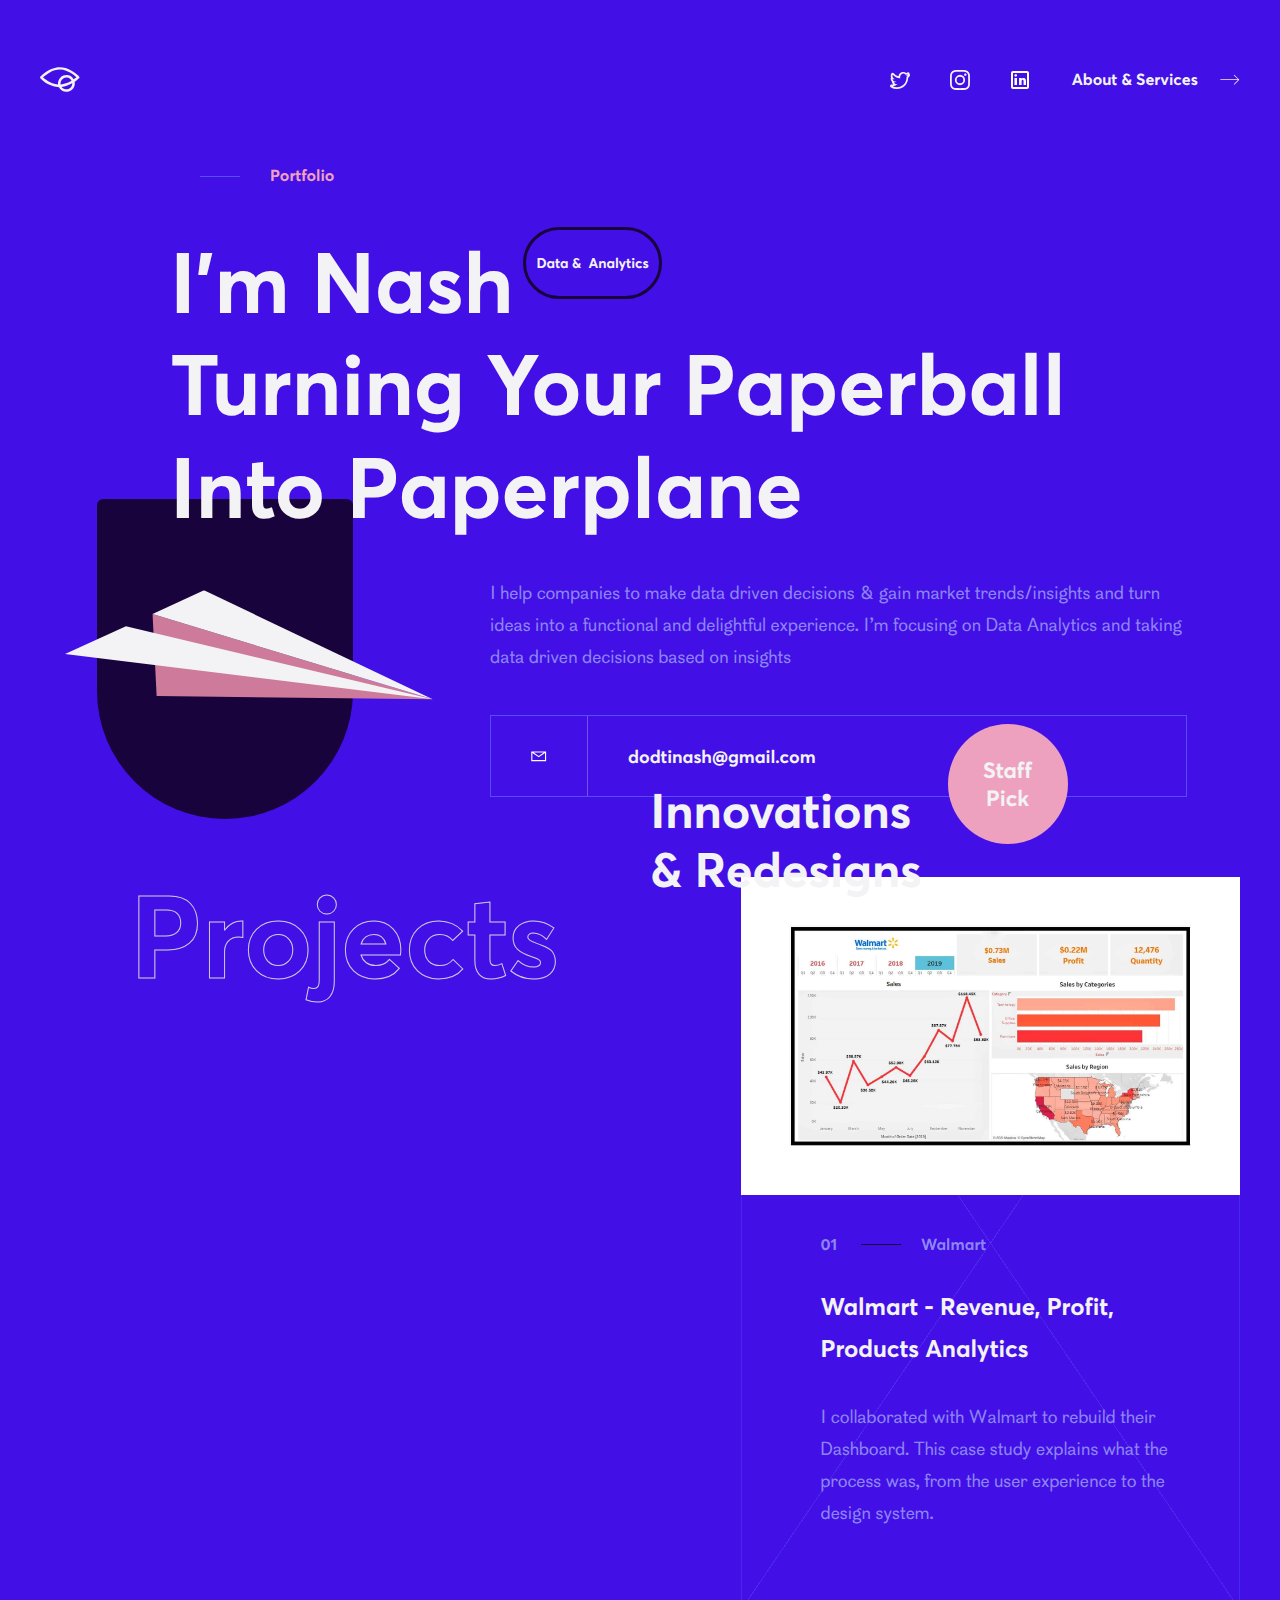
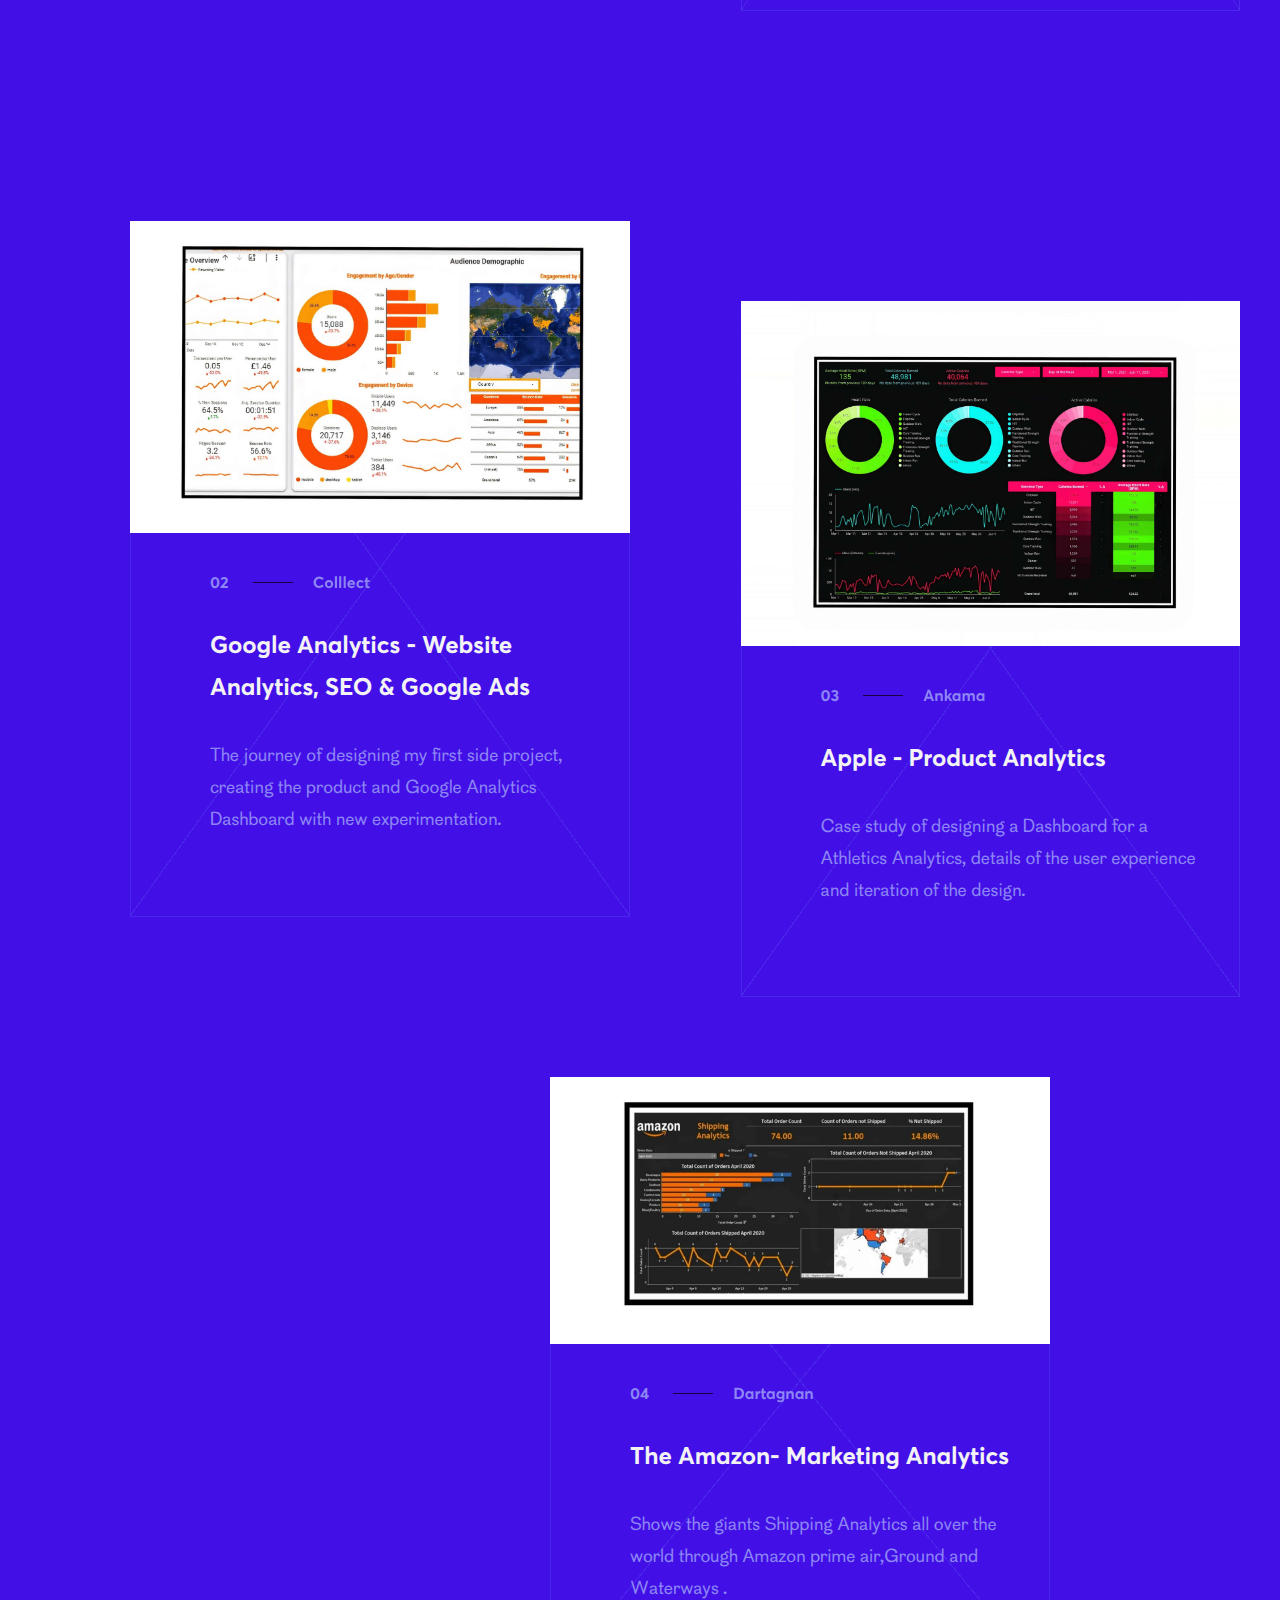
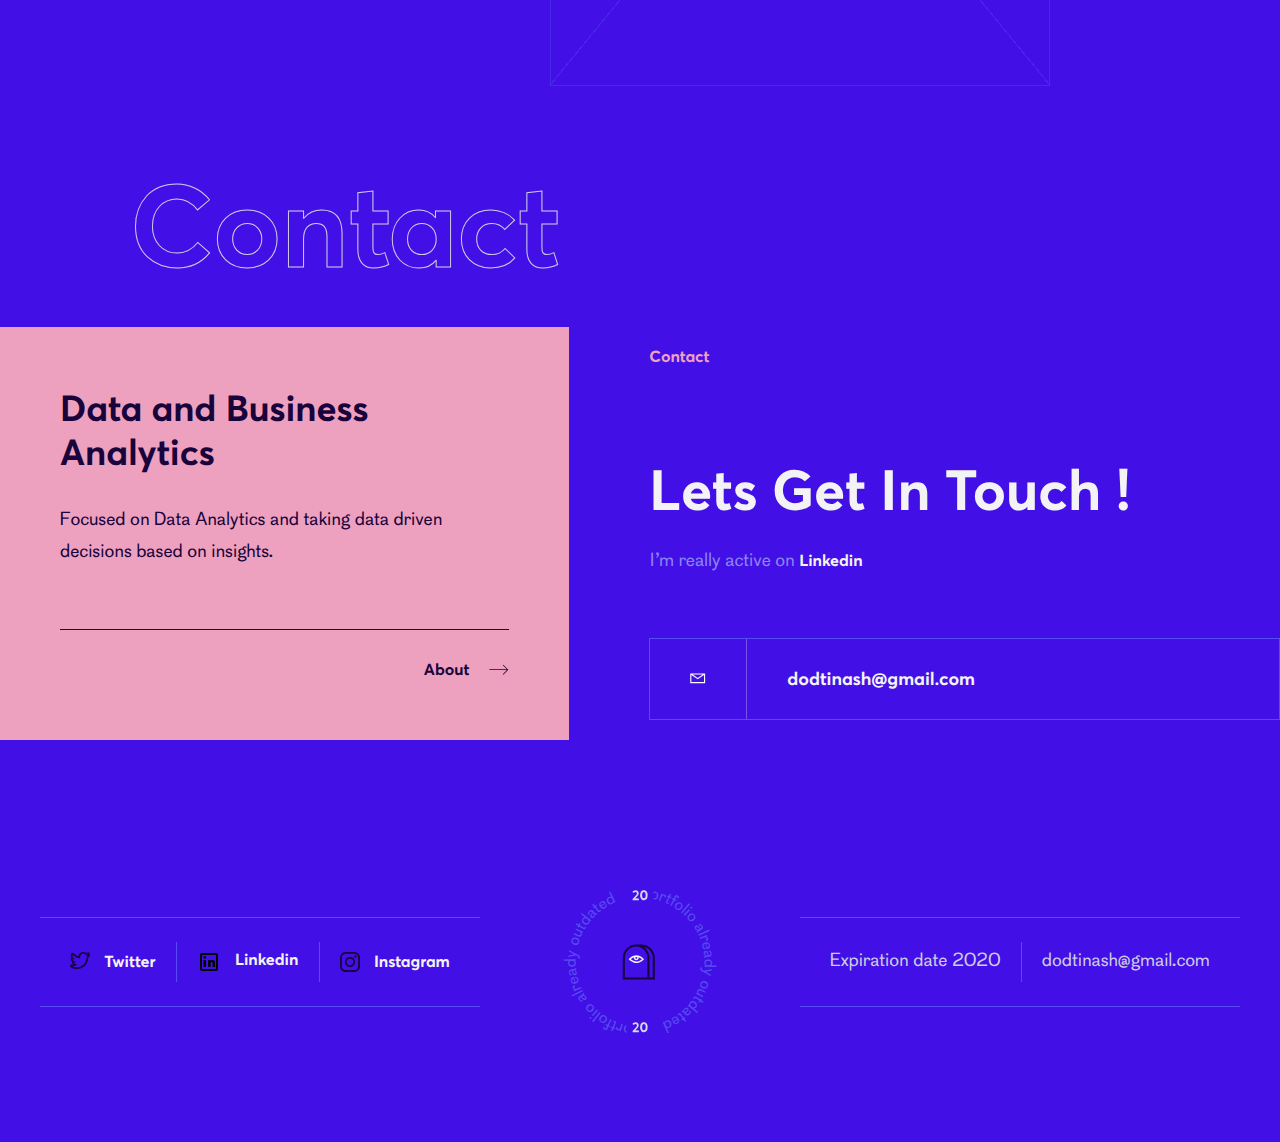
<file: index.html>
<!DOCTYPE html><html lang="en"><meta http-equiv="content-type" content="text/html;charset=utf-8" /><head><meta charset="UTF-8"><link rel="stylesheet" href="css/normalize-min.css"><link rel="stylesheet" href="css/home/styles.css"><link rel="canonical" href="https://nash.vercel.app"><link rel="shortcut icon" href="/favicon.ico"><link rel="apple-touch-icon" href="/apple-touch-icon.png"><title>Nash Dodti | Data & Analytics</title><meta name="viewport" content="width=device-width,initial-scale=1"><meta name="description" content="  I help companies to make data-driven decisions & gain market trends and insights "><meta name="title" content="Nash Dodti | Data & Business Analytics "><meta property="og:type" content="website"><meta property="og:url" content="index.html"><meta property="og:title" content="Nash Dodti | Data and Business Analytics"><meta property="og:description" content="  I help companies to make data-driven decisions & gain market trends and insights "><meta property="og:image" content="https://nash.vercel.app/og.png"><meta property="twitter:card" content="summary_large_image"><meta property="twitter:url" content="index.html"><meta property="twitter:title" content="Nash Dodti | Data and Business Analytics"><meta property="twitter:description" content="I help companies to make data driven decisions & gain market trends and turn ideas into a results. I’m focusing on Data & Business Analytics"><meta property="twitter:image" content="https://nash.vercel.app/og.png">
  
  <!-- Google -->
<script async src="https://www.googletagmanager.com/gtag/js?id=G-BS8Q7FGGR8"></script>
<script>
  window.dataLayer = window.dataLayer || [];
  function gtag(){dataLayer.push(arguments);}
  gtag('js', new Date());
  gtag('config', 'G-BS8Q7FGGR8');   
</script>

<!-- Clarity -->
 <script type="text/javascript">
    (function(c,l,a,r,i,t,y){
        c[a]=c[a]||function(){(c[a].q=c[a].q||[]).push(arguments)};
        t=l.createElement(r);t.async=1;t.src="https://www.clarity.ms/tag/"+i;
        y=l.getElementsByTagName(r)[0];y.parentNode.insertBefore(t,y);
    })(window, document, "clarity", "script", "dkqqodefxr");
  </script>

<!-- Lucky orange -->
<script async defer src="https://tools.luckyorange.com/core/lo.js?site-id=9064f369"></script>


<!-- heap.io -->
<script type="text/javascript">
  window.heap=window.heap||[],heap.load=function(e,t){window.heap.appid=e,window.heap.config=t=t||{};var r=document.createElement("script");r.type="text/javascript",r.async=!0,r.src="https://cdn.heapanalytics.com/js/heap-"+e+".js";var a=document.getElementsByTagName("script")[0];a.parentNode.insertBefore(r,a);for(var n=function(e){return function(){heap.push([e].concat(Array.prototype.slice.call(arguments,0)))}},p=["addEventProperties","addUserProperties","clearEventProperties","identify","resetIdentity","removeEventProperty","setEventProperties","track","unsetEventProperty"],o=0;o<p.length;o++)heap[p[o]]=n(p[o])};
  heap.load("1837996778");
</script>
  
<!-- Hotjar Tracking Code for https://nash.vercel.app/ -->
<script>
    (function(h,o,t,j,a,r){
        h.hj=h.hj||function(){(h.hj.q=h.hj.q||[]).push(arguments)};
        h._hjSettings={hjid:3155060,hjsv:6};
        a=o.getElementsByTagName('head')[0];
        r=o.createElement('script');r.async=1;
        r.src=t+h._hjSettings.hjid+j+h._hjSettings.hjsv;
        a.appendChild(r);
    })(window,document,'https://static.hotjar.com/c/hotjar-','.js?sv=');
</script>

  <!-- logrocket -->
<script src="https://cdn.lr-ingest.com/LogRocket.min.js" crossorigin="anonymous"></script>
<script>window.LogRocket && window.LogRocket.init('jy6ne0/nash');</script>
  
</head>
<body>
  <div class="content">
    <nav>
      <div class="logo">
        <a href="index.html">
          <svg version="1.1" baseProfile="tiny" id="Calque_1" xmlns="http://www.w3.org/2000/svg" xmlns:xlink="http://www.w3.org/1999/xlink" x="0px" y="0px" viewBox="0 0 64 40" overflow="visible" xml:space="preserve">
            <path fill-rule="evenodd" fill="#F3F2F4" d="M53.9,19.7c-0.9-1.5-2-2.9-3.4-4c-1.9-1.5-4.3-2.5-6.7-2.8c-2.2-0.3-4.4,0-6.4,0.8 c-2.2,0.9-4.2,2.3-5.7,4.2c-1.5,1.9-2.5,4.3-2.8,6.7c-0.1,1.2-0.1,2.3,0,3.5c-3.2-0.2-6.3-0.9-9.1-2c-4.9-1.8-9-4.5-11.8-6.8c-1.1-0.9-2.1-1.8-3.1-2.7c0.3-0.3,0.7-0.6,1.1-1c2.2-2,5.9-4.9,10.3-7.3c2.2-1.2,4.7-2.2,7.3-3c2.6-0.8,5.3-1.2,8.1-1.2 c3.8,0,7.4,0.8,10.8,2.1c2.5,1,4.9,2.2,7,3.5c3.2,1.9,6.1,4.2,8.8,6.8C56.8,17.7,55.4,18.7,53.9,19.7L53.9,19.7z M51.6,26.3c0,0.4,0,0.8-0.1,1.2c-0.3,2.9-2,5.4-4.5,6.9c-1.8,1.1-3.9,1.5-6,1.3c-2.5-0.3-4.8-1.6-6.4-3.7c2.8-0.4,5.5-1.1,8.1-1.9c3.2-1.1,6.2-2.6,8.8-4C51.6,26.1,51.6,26.2,51.6,26.3z M32.8,26.3c0-3.3,1.7-6.4,4.5-8.1c1.8-1.1,3.9-1.5,6-1.3c3.1,0.4,5.7,2.2,7.2,4.9c-2.7,1.6-5.8,3.2-9.2,4.3c-2.6,0.9-5.4,1.6-8.3,1.8C32.9,27.5,32.8,26.9,32.8,26.3L32.8,26.3z M62.6,15.3c0,0-0.9-1-2.5-2.4C57.9,10.8,54,7.6,49.1,5c-2.5-1.3-5.2-2.5-8.1-3.4c-2.9-0.9-6.1-1.4-9.4-1.4c-4.4,0-8.5,1-12.2,2.4c-2.8,1.1-5.4,2.4-7.6,3.8c-2.9,1.8-5.6,3.8-8.1,6c-1.9,1.7-3,2.9-3.1,2.9c-0.7,0.8-0.7,1.9,0,2.7c0,0,0.8,0.9,2.3,2.3c2.2,2,5.8,5,10.5,7.4c2.4,1.2,5,2.4,7.9,3.2c2.8,0.8,5.8,1.3,9,1.3c0.9,1.8,2.1,3.3,3.7,4.6c1.9,1.5,4.3,2.5,6.7,2.8c2.2,0.3,4.4,0,6.4-0.8c2.2-0.9,4.2-2.3,5.7-4.2c1.5-1.9,2.5-4.3,2.8-6.7c0.2-1.4,0.1-2.9-0.2-4.3c0.5-0.4,1-0.7,1.5-1c3.5-2.5,5.6-4.4,5.6-4.5C63.3,17.4,63.4,16.1,62.6,15.3z" />
          </svg>
        </a>
      </div>
      <div class="content-nav">
        <div class="social">
          <a href="https://www.twitter.com/nashdodti" target="_blank" rel="noreferrer">
            <svg width="20" height="17" xmlns="http://www.w3.org/2000/svg">
              <path d="M16.51 4.968c0 .142.02.305.02.448 0 1.14-.221 2.32-.642 3.46-.622 1.71-1.725 3.299-3.23 4.46-1.525 1.16-3.45 1.893-5.817 1.893a9.521 9.521 0 0 1-4.033-.896 7.148 7.148 0 0 0 4.053-1.588l.742-.59-.943-.02a3.142 3.142 0 0 1-2.768-1.752h.14c.361 0 .702-.04 1.023-.142l1.364-.367-1.404-.285A3.146 3.146 0 0 1 3.19 8.47a3.373 3.373 0 0 1-.702-1.567c.38.142.782.224 1.203.244l1.164.04-.963-.65a3.261 3.261 0 0 1-1.023-1.14 3.327 3.327 0 0 1-.381-1.548c0-.428.08-.814.22-1.18 1.786 2.015 4.313 3.318 7.162 3.46l.441.02-.1-.447a3.04 3.04 0 0 1-.08-.733c0-.896.36-1.71.942-2.28a3.14 3.14 0 0 1 4.574.061l.12.142.18-.04a7.37 7.37 0 0 0 1.606-.51c-.06.122-.1.245-.18.346-.061.082-.121.143-.181.204-.08.061-.181.143-.301.224l-1.344.814 1.544-.183c.181-.02.321-.04.442-.04.06 0 .12-.021.16-.021-.32.366-.682.692-1.063.977l-.14.102.02.204zM20 3.095c0-.265-.08-.53-.2-.754a1.24 1.24 0 0 0-.302-.346c.02-.102.04-.203.04-.326 0-.427-.18-.834-.521-1.12a1.41 1.41 0 0 0-1.605-.101 5.847 5.847 0 0 1-1.143.53A4.983 4.983 0 0 0 13.32 0c-1.284 0-2.447.509-3.33 1.323a5.018 5.018 0 0 0-1.525 2.85 8.566 8.566 0 0 1-4.734-2.992A1.402 1.402 0 0 0 2.648.65h-.1c-.462.041-.883.306-1.104.713-.481.753-.702 1.629-.702 2.504 0 .57.1 1.12.281 1.65-.18.223-.28.529-.3.834v.082c0 1.262.46 2.443 1.263 3.338-.04.082-.04.163-.04.245 0 .142.02.285.06.427.26.794.682 1.507 1.264 2.057a5.412 5.412 0 0 1-1.003.081c-.22 0-.462-.02-.682-.04h-.16c-.582 0-1.104.366-1.325.915l-.1-.02.08.061c-.06.143-.08.306-.08.468 0 .469.24.937.642 1.202A11.256 11.256 0 0 0 6.8 17c1.765 0 3.37-.366 4.774-.998 2.106-.956 3.771-2.524 4.895-4.377a12.039 12.039 0 0 0 1.745-5.985 8.06 8.06 0 0 0 1.484-1.71c.2-.245.301-.53.301-.835z" fill="#F3F2F4" fill-rule="evenodd" />
            </svg>
          </a>
          <a href="https://www.instagram.com/nashdodti" target="_blank" rel="noreferrer">
            <svg width="20" height="20" xmlns="http://www.w3.org/2000/svg">
              <path d="M9.98 0C7.275 0 6.934.02 5.872.06 4.81.1 4.088.28 3.447.521a4.745 4.745 0 0 0-1.763 1.162A5.39 5.39 0 0 0 .52 3.447c-.26.641-.42 1.363-.46 2.425C.02 6.934 0 7.275 0 10s.02 3.046.06 4.128c.04 1.062.22 1.784.461 2.425.26.661.601 1.223 1.163 1.764.56.56 1.122.901 1.763 1.162.641.24 1.363.42 2.425.46C6.934 19.98 7.275 20 10 20s3.046-.02 4.128-.06c1.062-.04 1.784-.22 2.425-.461a4.747 4.747 0 0 0 1.764-1.162 5.087 5.087 0 0 0 1.162-1.764c.24-.641.42-1.363.46-2.425C19.98 13.066 20 12.725 20 10s-.02-3.046-.06-4.128c-.04-1.062-.22-1.784-.461-2.425a4.745 4.745 0 0 0-1.162-1.764A5.09 5.09 0 0 0 16.553.521c-.661-.24-1.383-.42-2.445-.46C13.046.02 12.706 0 9.98 0m0 1.804c2.665 0 2.986 0 4.048.06.982.04 1.503.2 1.864.34.46.18.801.401 1.142.742.34.34.561.681.742 1.142.14.36.3.882.34 1.864.06 1.062.06 1.383.06 4.048s0 2.986-.06 4.028c-.04.982-.2 1.503-.34 1.864-.18.46-.401.801-.742 1.142-.34.34-.681.561-1.142.742-.36.14-.882.3-1.864.34-1.062.04-1.363.06-4.048.06-2.665 0-2.986-.02-4.048-.06-.982-.04-1.503-.2-1.864-.34a3.13 3.13 0 0 1-1.142-.742 3.129 3.129 0 0 1-.741-1.142c-.14-.36-.301-.882-.341-1.864-.04-1.062-.06-1.363-.06-4.048 0-2.665.02-2.986.06-4.048.04-.982.2-1.503.34-1.864.18-.46.401-.801.742-1.142a3.13 3.13 0 0 1 1.142-.742c.36-.14.882-.3 1.864-.34 1.062-.04 1.383-.04 4.048-.04m0 3.066A5.14 5.14 0 0 0 4.85 10a5.14 5.14 0 0 0 5.13 5.13A5.14 5.14 0 0 0 15.11 10a5.115 5.115 0 0 0-5.13-5.13m0 8.457A3.318 3.318 0 0 1 6.653 10 3.318 3.318 0 0 1 9.98 6.673 3.319 3.319 0 0 1 13.307 10a3.319 3.319 0 0 1-3.327 3.327m6.533-8.658c0 .662-.541 1.203-1.202 1.203a1.206 1.206 0 0 1-1.203-1.203c0-.661.541-1.202 1.203-1.202.681 0 1.202.521 1.202 1.202" fill="#F3F2F4" fill-rule="evenodd" />
            </svg>
          </a>
          <a href="https://www.Linkedin.com/in/nashdodti" target="_blank" rel="noreferrer">
            <svg xmlns="http://www.w3.org/2000/svg" x="0px" y="0px" width="24" height="24" viewBox="0 0 24 24" style="fill:#fff">
              <path d="M 5 3 C 3.895 3 3 3.895 3 5 L 3 19 C 3 20.105 3.895 21 5 21 L 19 21 C 20.105 21 21 20.105 21 19 L 21 5 C 21 3.895 20.105 3 19 3 L 5 3 z M 5 5 L 19 5 L 19 19 L 5 19 L 5 5 z M 7.7792969 6.3164062 C 6.9222969 6.3164062 6.4082031 6.8315781 6.4082031 7.5175781 C 6.4082031 8.2035781 6.9223594 8.7167969 7.6933594 8.7167969 C 8.5503594 8.7167969 9.0644531 8.2035781 9.0644531 7.5175781 C 9.0644531 6.8315781 8.5502969 6.3164062 7.7792969 6.3164062 z M 6.4765625 10 L 6.4765625 17 L 9 17 L 9 10 L 6.4765625 10 z M 11.082031 10 L 11.082031 17 L 13.605469 17 L 13.605469 13.173828 C 13.605469 12.034828 14.418109 11.871094 14.662109 11.871094 C 14.906109 11.871094 15.558594 12.115828 15.558594 13.173828 L 15.558594 17 L 18 17 L 18 13.173828 C 18 10.976828 17.023734 10 15.802734 10 C 14.581734 10 13.930469 10.406562 13.605469 10.976562 L 13.605469 10 L 11.082031 10 z"></path>
            </svg>
          </a>
        </div>
        <div class="menu">
          <a href="about.html">About &amp; Services&nbsp; <svg width="20" height="11" xmlns="http://www.w3.org/2000/svg">
              <path d="M14.285.668l-.506.506 4.146 4.148H.392v.717h17.533l-4.146 4.147.506.506 5.012-5.012z" fill="#F3F2F4" fill-rule="evenodd" />
            </svg>
          </a>
        </div>
      </div>
    </nav>
    <div class="intro">
      <p class="tag">
        <svg width="40px" height="1">
          <path fill-rule="evenodd" d="M0 0h66v4H0z" />
        </svg>Portfolio
      </p>
      <h1>I'm Nash <sub>Data &&nbsp;&nbsp;Analytics</sub>
        <br>Turning Your Paperball Into Paperplane
      </h1>
      <div class="anim">
        <div class="shape"></div>
        <div class="paperplane">
          <svg width="461" height="158" viewBox="0 0 462 158" xmlns="http://www.w3.org/2000/svg">
            <polygon fill="#CE7A9A" class="morph" points="460.677372 157.296036 112.758683 38.9677241 119.111306 145.719727" />
            <polygon fill="#F3F2F4" class="morph2" points="112.758683 38.9677241 184.146186 0 460.677372 157.296036" />
            <polygon fill="#F3F2F4" class="morph3" points="78.250435 57.8044647 460.677372 157.296036 0 100.518402" />
          </svg>
        </div>
      </div>
      <div class="intro-content">
        <p class="text">I help companies to make data driven decisions & gain market trends/insights and turn ideas into a functional and delightful experience. I’m focusing on Data Analytics and taking data driven decisions based on insights</p>
        <div class="contact">
          <div class="icon">
            <svg width="16" height="11" xmlns="http://www.w3.org/2000/svg">
              <path d="M.254 10.188H15.12V.438H.254v9.75zm2.403-8.635h10.075L7.72 4.923l-5.062-3.37zm-1.287.484l6.352 4.228 6.283-4.222v7.03H1.37V2.037z" fill="#FFFFFF" fill-rule="evenodd" />
            </svg>
          </div>
          <span class="mail" data-status="Click to Copy!">dodtinash@gmail.com</span>
        </div>
      </div>
    </div>
    <div class="home-casestudies">
      <span class="outline-title">Projects</span>
      <section class="project project-1">
        <div class="intro-casestudies">
          <span class="intro-title">Innovations &amp;&nbsp;Redesigns <div class="badge">
              <div class="text-default">Staff <br>Pick </div>
              <div class="text-hover">Of Course There Is No Staff</div>
            </div>
          </span>
        </div>
        <a href="https://public.tableau.com/app/profile/zay6812/viz/Walmart_16347531296890/Dashboard1">
          <div class="project-img">
            <img alt="thumb project msc interface" src="img/thumb-msc-interface.png">
          </div>
          <div class="project-desc">
            <span class="project-number">01</span>
            <span class="project-arrow"></span>
            <span class="project-hover">
              <span class="project-client">Walmart</span>
              <span class="project-view">View project</span>
            </span>
            <h3>Walmart - Revenue, Profit, Products Analytics</h3>
            <p>I collaborated with Walmart to rebuild their Dashboard. This case study explains what the process was, from the user experience to the design system.</p>
          </div>
        </a>
      </section>
      <section class="project project-3">
        <a href="https://datastudio.google.com/u/0/reporting/7db95004-7655-417c-be24-98a95e3120e1/page/DU3AC">
          <div class="project-img">
            <img alt="thumb project colllect" src="img/thumb-colllect.png">
          </div>
          <div class="project-desc">
            <span class="project-number">02</span>
            <span class="project-arrow"></span>
            <span class="project-hover">
              <span class="project-client">Colllect</span>
              <span class="project-view">View project</span>
            </span>
            <h3>Google Analytics - Website Analytics, SEO & Google Ads</h3>
            <p>The journey of designing my first side project, creating the product and Google Analytics Dashboard with new experimentation.</p>
          </div>
        </a>
      </section>
      <section class="project project-4">
        <a href="/files/apple watch.pdf">
          <div class="project-img">
            <img alt="thumb project ankama launcher" src="img/thumb-ankama.png">
          </div>
          <div class="project-desc">
            <span class="project-number">03</span>
            <span class="project-arrow"></span>
            <span class="project-hover">
              <span class="project-client">Ankama</span>
              <span class="project-view">View project</span>
            </span>
            <h3>Apple - Product Analytics</h3>
            <p>Case study of designing a Dashboard for a Athletics Analytics, details of the user experience and iteration of the design.</p>
          </div>
        </a>
      </section>
      <section class="project project-5">
        <a href="https://public.tableau.com/app/profile/zay6812/viz/AmazonAnalytics/Dashboard1">
          <div class="project-img">
            <img alt="thumb project dartagnan" src="img/thumb-dartagnan.png">
          </div>
          <div class="project-desc">
            <span class="project-number">04</span>
            <span class="project-arrow"></span>
            <span class="project-hover">
              <span class="project-client">Dartagnan</span>
              <span class="project-view">View project</span>
            </span>
            <h3>The Amazon- Marketing Analytics</h3>
            <p>Shows the giants Shipping Analytics all over the world through Amazon prime air,Ground and Waterways .</p>
          </div>
        </a>
      </section>
    </div> 
    <div class="informations">
      <span class="outline-title">Contact&nbsp;</span>
      <div class="informations-content">
        <div class="about">
          <div class="title">Data and Business Analytics</div>
          <p>Focused on Data Analytics and taking data driven decisions based on insights.</p>
          <div class="line"></div>
          <a href="about.html">About <svg width="20" height="11" xmlns="http://www.w3.org/2000/svg">
              <path d="M14.285.668l-.506.506 4.146 4.148H.392v.717h17.533l-4.146 4.147.506.506 5.012-5.012z" fill="#18033C" fill-rule="evenodd" />
            </svg>
          </a>
        </div>
        <div class="yeah">
          <div class="tag">Contact</div>
          <span class="title">&nbsp; <br>Lets Get In Touch&nbsp;! </span>
          <p>I’m really active on <a href="https://www.linkedin.com/in/nashdodti" target="_blank">Linkedin</a>
          </p>
          <div class="contact">
            <div class="icon">
              <svg width="16" height="11" xmlns="http://www.w3.org/2000/svg">
                <path d="M.254 10.188H15.12V.438H.254v9.75zm2.403-8.635h10.075L7.72 4.923l-5.062-3.37zm-1.287.484l6.352 4.228 6.283-4.222v7.03H1.37V2.037z" fill="#FFFFFF" fill-rule="evenodd" />
              </svg>
            </div>
            <span class="mail" data-status="Click to Copy!">dodtinash@gmail.com</span>
          </div>
        </div>
      </div>
    </div>
    <footer>
      <div class="social">
        <a href="https://www.twitter.com/nashdodti" class="social-icon" target="_blank" rel="noreferrer">
          <svg width="20" height="17" xmlns="http://www.w3.org/2000/svg">
            <path d="M16.51 4.968c0 .142.02.305.02.448 0 1.14-.221 2.32-.642 3.46-.622 1.71-1.725 3.299-3.23 4.46-1.525 1.16-3.45 1.893-5.817 1.893a9.521 9.521 0 0 1-4.033-.896 7.148 7.148 0 0 0 4.053-1.588l.742-.59-.943-.02a3.142 3.142 0 0 1-2.768-1.752h.14c.361 0 .702-.04 1.023-.142l1.364-.367-1.404-.285A3.146 3.146 0 0 1 3.19 8.47a3.373 3.373 0 0 1-.702-1.567c.38.142.782.224 1.203.244l1.164.04-.963-.65a3.261 3.261 0 0 1-1.023-1.14 3.327 3.327 0 0 1-.381-1.548c0-.428.08-.814.22-1.18 1.786 2.015 4.313 3.318 7.162 3.46l.441.02-.1-.447a3.04 3.04 0 0 1-.08-.733c0-.896.36-1.71.942-2.28a3.14 3.14 0 0 1 4.574.061l.12.142.18-.04a7.37 7.37 0 0 0 1.606-.51c-.06.122-.1.245-.18.346-.061.082-.121.143-.181.204-.08.061-.181.143-.301.224l-1.344.814 1.544-.183c.181-.02.321-.04.442-.04.06 0 .12-.021.16-.021-.32.366-.682.692-1.063.977l-.14.102.02.204zM20 3.095c0-.265-.08-.53-.2-.754a1.24 1.24 0 0 0-.302-.346c.02-.102.04-.203.04-.326 0-.427-.18-.834-.521-1.12a1.41 1.41 0 0 0-1.605-.101 5.847 5.847 0 0 1-1.143.53A4.983 4.983 0 0 0 13.32 0c-1.284 0-2.447.509-3.33 1.323a5.018 5.018 0 0 0-1.525 2.85 8.566 8.566 0 0 1-4.734-2.992A1.402 1.402 0 0 0 2.648.65h-.1c-.462.041-.883.306-1.104.713-.481.753-.702 1.629-.702 2.504 0 .57.1 1.12.281 1.65-.18.223-.28.529-.3.834v.082c0 1.262.46 2.443 1.263 3.338-.04.082-.04.163-.04.245 0 .142.02.285.06.427.26.794.682 1.507 1.264 2.057a5.412 5.412 0 0 1-1.003.081c-.22 0-.462-.02-.682-.04h-.16c-.582 0-1.104.366-1.325.915l-.1-.02.08.061c-.06.143-.08.306-.08.468 0 .469.24.937.642 1.202A11.256 11.256 0 0 0 6.8 17c1.765 0 3.37-.366 4.774-.998 2.106-.956 3.771-2.524 4.895-4.377a12.039 12.039 0 0 0 1.745-5.985 8.06 8.06 0 0 0 1.484-1.71c.2-.245.301-.53.301-.835z" fill-rule="evenodd" />
          </svg>Twitter </a>
        <div class="divider"></div>
        <a href="https://www.linkedin.com/in/nashdodti" class="social-icon" target="_blank" rel="noreferrer">
          <svg xmlns="http://www.w3.org/2000/svg" x="0px" y="0px" width="24" height="24" viewBox="0 0 24 24" style="fill:#000">
            <path d="M 5 3 C 3.9 3 3 3.9 3 5 L 3 19 C 3 20.1 3.9 21 5 21 L 19 21 C 20.1 21 21 20.1 21 19 L 21 5 C 21 3.9 20.1 3 19 3 L 5 3 z M 5 5 L 19 5 L 19 19 L 5 19 L 5 5 z M 7.8007812 6.3007812 C 6.9007812 6.3007812 6.4003906 6.8 6.4003906 7.5 C 6.4003906 8.2 6.8992188 8.6992188 7.6992188 8.6992188 C 8.5992187 8.6992187 9.0996094 8.2 9.0996094 7.5 C 9.0996094 6.8 8.6007813 6.3007812 7.8007812 6.3007812 z M 6.5 10 L 6.5 17 L 9 17 L 9 10 L 6.5 10 z M 11.099609 10 L 11.099609 17 L 13.599609 17 L 13.599609 13.199219 C 13.599609 12.099219 14.499219 11.900391 14.699219 11.900391 C 14.899219 11.900391 15.599609 12.099219 15.599609 13.199219 L 15.599609 17 L 18 17 L 18 13.199219 C 18 10.999219 17.000781 10 15.800781 10 C 14.600781 10 13.899609 10.4 13.599609 11 L 13.599609 10 L 11.099609 10 z"></path>
          </svg>Linkedin </a>
        <div class="divider"></div>
        <a href="https://www.instagram.com/nashdodti" class="social-icon" target="_blank" rel="noreferrer">
          <svg width="20" height="20" xmlns="http://www.w3.org/2000/svg">
            <path d="M9.98 0C7.275 0 6.934.02 5.872.06 4.81.1 4.088.28 3.447.521a4.745 4.745 0 0 0-1.763 1.162A5.39 5.39 0 0 0 .52 3.447c-.26.641-.42 1.363-.46 2.425C.02 6.934 0 7.275 0 10s.02 3.046.06 4.128c.04 1.062.22 1.784.461 2.425.26.661.601 1.223 1.163 1.764.56.56 1.122.901 1.763 1.162.641.24 1.363.42 2.425.46C6.934 19.98 7.275 20 10 20s3.046-.02 4.128-.06c1.062-.04 1.784-.22 2.425-.461a4.747 4.747 0 0 0 1.764-1.162 5.087 5.087 0 0 0 1.162-1.764c.24-.641.42-1.363.46-2.425C19.98 13.066 20 12.725 20 10s-.02-3.046-.06-4.128c-.04-1.062-.22-1.784-.461-2.425a4.745 4.745 0 0 0-1.162-1.764A5.09 5.09 0 0 0 16.553.521c-.661-.24-1.383-.42-2.445-.46C13.046.02 12.706 0 9.98 0m0 1.804c2.665 0 2.986 0 4.048.06.982.04 1.503.2 1.864.34.46.18.801.401 1.142.742.34.34.561.681.742 1.142.14.36.3.882.34 1.864.06 1.062.06 1.383.06 4.048s0 2.986-.06 4.028c-.04.982-.2 1.503-.34 1.864-.18.46-.401.801-.742 1.142-.34.34-.681.561-1.142.742-.36.14-.882.3-1.864.34-1.062.04-1.363.06-4.048.06-2.665 0-2.986-.02-4.048-.06-.982-.04-1.503-.2-1.864-.34a3.13 3.13 0 0 1-1.142-.742 3.129 3.129 0 0 1-.741-1.142c-.14-.36-.301-.882-.341-1.864-.04-1.062-.06-1.363-.06-4.048 0-2.665.02-2.986.06-4.048.04-.982.2-1.503.34-1.864.18-.46.401-.801.742-1.142a3.13 3.13 0 0 1 1.142-.742c.36-.14.882-.3 1.864-.34 1.062-.04 1.383-.04 4.048-.04m0 3.066A5.14 5.14 0 0 0 4.85 10a5.14 5.14 0 0 0 5.13 5.13A5.14 5.14 0 0 0 15.11 10a5.115 5.115 0 0 0-5.13-5.13m0 8.457A3.318 3.318 0 0 1 6.653 10 3.318 3.318 0 0 1 9.98 6.673 3.319 3.319 0 0 1 13.307 10a3.319 3.319 0 0 1-3.327 3.327m6.533-8.658c0 .662-.541 1.203-1.202 1.203a1.206 1.206 0 0 1-1.203-1.203c0-.661.541-1.202 1.203-1.202.681 0 1.202.521 1.202 1.202" fill-rule="evenodd" />
          </svg>Instagram </a>
      </div>
      <div class="icon">
        <svg xmlns="http://www.w3.org/2000/svg" viewBox="0 0 160 160">
          <path id="textcircle" fill="none" d="M80 15.7c19.4 0 36.8 8.6 48.6 22.2 9.8 11.3 15.7 26 15.7 42.1 0 18.3-7.6 34.8-19.8 46.5-11.5 11-27.2 17.8-44.4 17.8-19.6 0-37.2-8.8-49-22.6-9.6-11.2-15.4-25.8-15.4-41.7 0-14.4 4.8-27.8 12.8-38.5C40.2 25.8 58.9 15.7 80 15.7m0-1c-20.8 0-39.8 9.5-52.3 26.2-8.5 11.4-13 24.9-13 39.1 0 15.5 5.5 30.5 15.6 42.3 12.4 14.6 30.6 23 49.7 23 16.9 0 32.9-6.4 45.1-18.1 13-12.4 20.2-29.2 20.2-47.2 0-15.7-5.6-30.9-15.9-42.7C117 22.9 99 14.7 80 14.7z" />
          <text>
            <textPath xlink:href="#textcircle">
              <tspan>Portfolio already outdated &nbsp;&nbsp;&nbsp; Portfolio already outdated</tspan>
            </textPath>
          </text>
          <path class="grave" d="M87.77 100.397h-3.245V80.845c0-1.843-.374-3.604-1.051-5.204a13.415 13.415 0 00-4.843-5.882l-.044-.028c.79.15 1.55.382 2.27.687 2.03.858 3.76 2.294 4.98 4.1a11.257 11.257 0 011.932 6.327v19.552zm-27.93 0V80.845c0-1.565.317-3.051.889-4.405a11.362 11.362 0 014.1-4.979 11.257 11.257 0 016.327-1.932c1.565 0 3.05.317 4.404.889 2.03.858 3.76 2.294 4.98 4.1a11.257 11.257 0 011.931 6.327v19.552H59.84zM88.772 75.64a13.415 13.415 0 00-4.843-5.882 13.313 13.313 0 00-7.475-2.284h-5.298c-1.843 0-3.605.375-5.205 1.052a13.414 13.414 0 00-5.88 4.842 13.313 13.313 0 00-2.285 7.476v21.605h32.037V80.845c0-1.843-.374-3.604-1.051-5.204z" fill="#18033C" />
          <path class="grave" d="M73.624 84.134a6.697 6.697 0 01-2.289.43c-.81 0-1.595-.174-2.324-.444-1.093-.403-2.05-1.023-2.724-1.542-.186-.143-.35-.278-.491-.399.321-.275.769-.628 1.31-.976a9.96 9.96 0 011.844-.941 2.45 2.45 0 00.12 1.55 2.465 2.465 0 002.265 1.5 2.455 2.455 0 002.386-3.05c1.067.403 2.001 1.01 2.663 1.518.186.144.35.279.49.4-.32.275-.768.628-1.31.976a9.87 9.87 0 01-1.94.978zm-3.179-3.655a.972.972 0 01.89-.59.96.96 0 01.801.426.957.957 0 01.09.915.972.972 0 01-.89.59.959.959 0 01-.802-.427.956.956 0 01-.164-.539.96.96 0 01.075-.375zm8.069 1.186c-.027-.027-.805-.846-2.078-1.677a11.433 11.433 0 00-2.258-1.15c-.86-.318-1.82-.536-2.843-.536s-1.983.218-2.842.535c-1.29.478-2.36 1.178-3.116 1.76-.757.582-1.2 1.047-1.22 1.068l-.488.514.488.514c.027.028.805.847 2.078 1.677.637.415 1.398.833 2.258 1.151.86.318 1.819.536 2.842.536 1.023 0 1.983-.218 2.843-.536 1.289-.477 2.359-1.178 3.116-1.76.757-.581 1.2-1.047 1.22-1.068l.488-.514-.488-.514z" fill="#F3F2F4" />
          <circle fill="#420FE7" cx="80" cy="13.8" r="13.8" />
          <circle fill="#420FE7" cx="80" cy="146.2" r="13.8" />
          <path fill="#D6D6ED" style="transform:translateY(132px)" d="M75.3 16.3l1.8-1.9c.6-.6 1-1.2 1.3-1.7s.3-1 .3-1.6c0-.4-.1-.8-.3-1.2s-.3-.6-.6-.9c-.3-.2-.6-.4-1-.6-.4-.1-.8-.2-1.2-.2-.8 0-1.4.2-1.9.5s-.9.8-1.3 1.3l1.4 1c.4-.7 1-1 1.7-1 .2 0 .5.1.7.2s.3.3.5.5c.1.2.2.4.2.7 0 .4-.1.7-.3 1.1-.2.3-.5.7-1 1.2l-3 3.2v1.3h6.3v-1.7l-3.6-.2zM87.4 11.1c-.2-.6-.4-1.1-.8-1.6-.3-.4-.7-.7-1.2-1-.5-.2-1-.3-1.5-.3-.6 0-1.1.1-1.6.4-.5.2-.9.6-1.2 1s-.6 1-.7 1.6-.3 1.3-.3 2c0 .8.1 1.5.3 2.1.2.6.4 1.1.8 1.6.3.4.7.7 1.2 1 .5.2 1 .3 1.5.3.8 0 1.4-.2 2-.6s1-1 1.3-1.7.4-1.6.4-2.6c.1-.9 0-1.6-.2-2.2zm-2.2 4.4c-.3.5-.8.8-1.3.8-.4 0-.7-.1-1-.4-.3-.3-.5-.6-.6-1.1s-.2-1-.2-1.7c0-1 .2-1.8.5-2.3s.8-.8 1.3-.8c.6 0 1 .3 1.3.8.3.6.5 1.3.5 2.3 0 1.1-.1 1.9-.5 2.4z" />
          <path fill="#D6D6ED" d="M75.3 16.3l1.8-1.9c.6-.6 1-1.2 1.3-1.7s.3-1 .3-1.6c0-.4-.1-.8-.3-1.2s-.3-.6-.6-.9c-.3-.2-.6-.4-1-.6-.4-.1-.8-.2-1.2-.2-.8 0-1.4.2-1.9.5s-.9.8-1.3 1.3l1.4 1c.4-.7 1-1 1.7-1 .2 0 .5.1.7.2s.3.3.5.5c.1.2.2.4.2.7 0 .4-.1.7-.3 1.1-.2.3-.5.7-1 1.2l-3 3.2v1.3h6.3v-1.7l-3.6-.2zM87.4 11.1c-.2-.6-.4-1.1-.8-1.6-.3-.4-.7-.7-1.2-1-.5-.2-1-.3-1.5-.3-.6 0-1.1.1-1.6.4-.5.2-.9.6-1.2 1s-.6 1-.7 1.6-.3 1.3-.3 2c0 .8.1 1.5.3 2.1.2.6.4 1.1.8 1.6.3.4.7.7 1.2 1 .5.2 1 .3 1.5.3.8 0 1.4-.2 2-.6s1-1 1.3-1.7.4-1.6.4-2.6c.1-.9 0-1.6-.2-2.2zm-2.2 4.4c-.3.5-.8.8-1.3.8-.4 0-.7-.1-1-.4-.3-.3-.5-.6-.6-1.1s-.2-1-.2-1.7c0-1 .2-1.8.5-2.3s.8-.8 1.3-.8c.6 0 1 .3 1.3.8.3.6.5 1.3.5 2.3 0 1.1-.1 1.9-.5 2.4z" />
        </svg>
      </div>
      <div class="comment">
        <p>Expiration date 2020</p>
        <div class="divider"></div>
        <p>dodtinash@gmail.com</p>
      </div>
    </footer>
  </div>
  <script src="/js/anime.min.js"></script>
  <script src="js/script.js"></script>
</body>
</html>
</file>
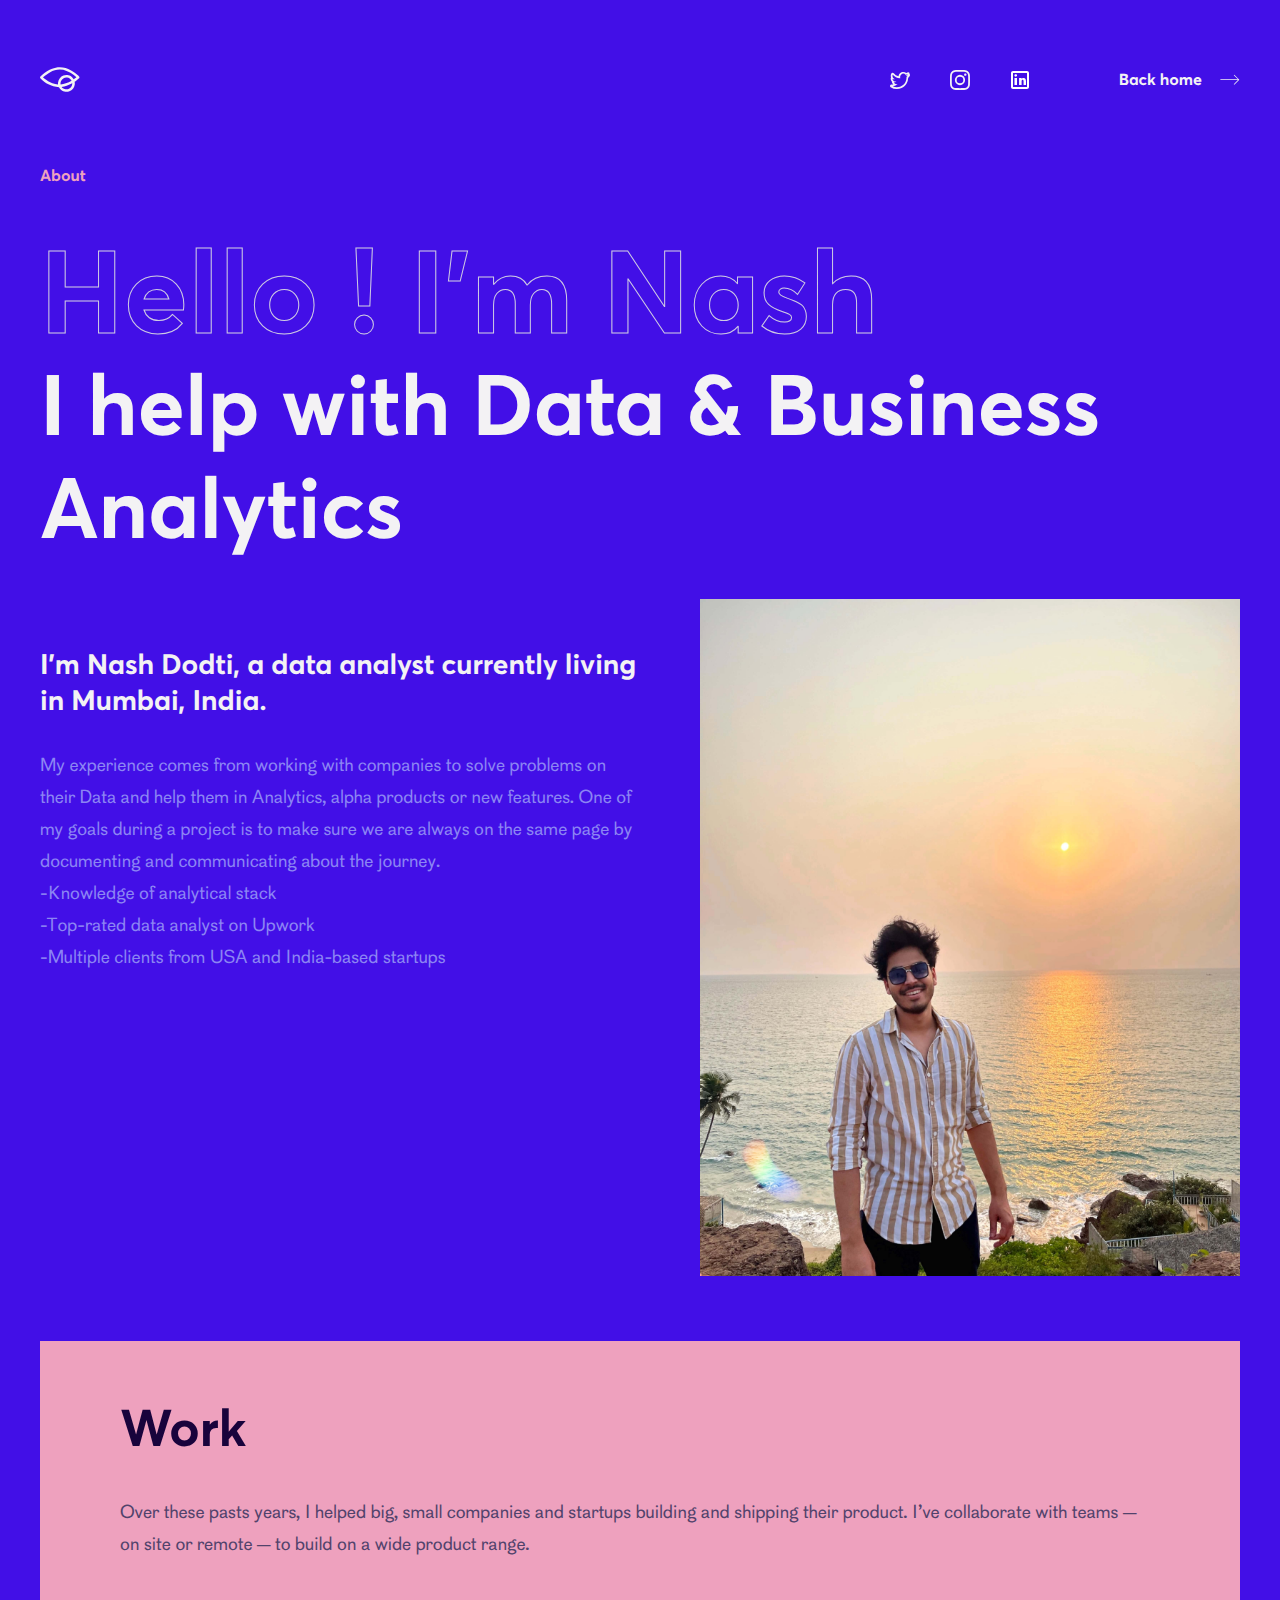
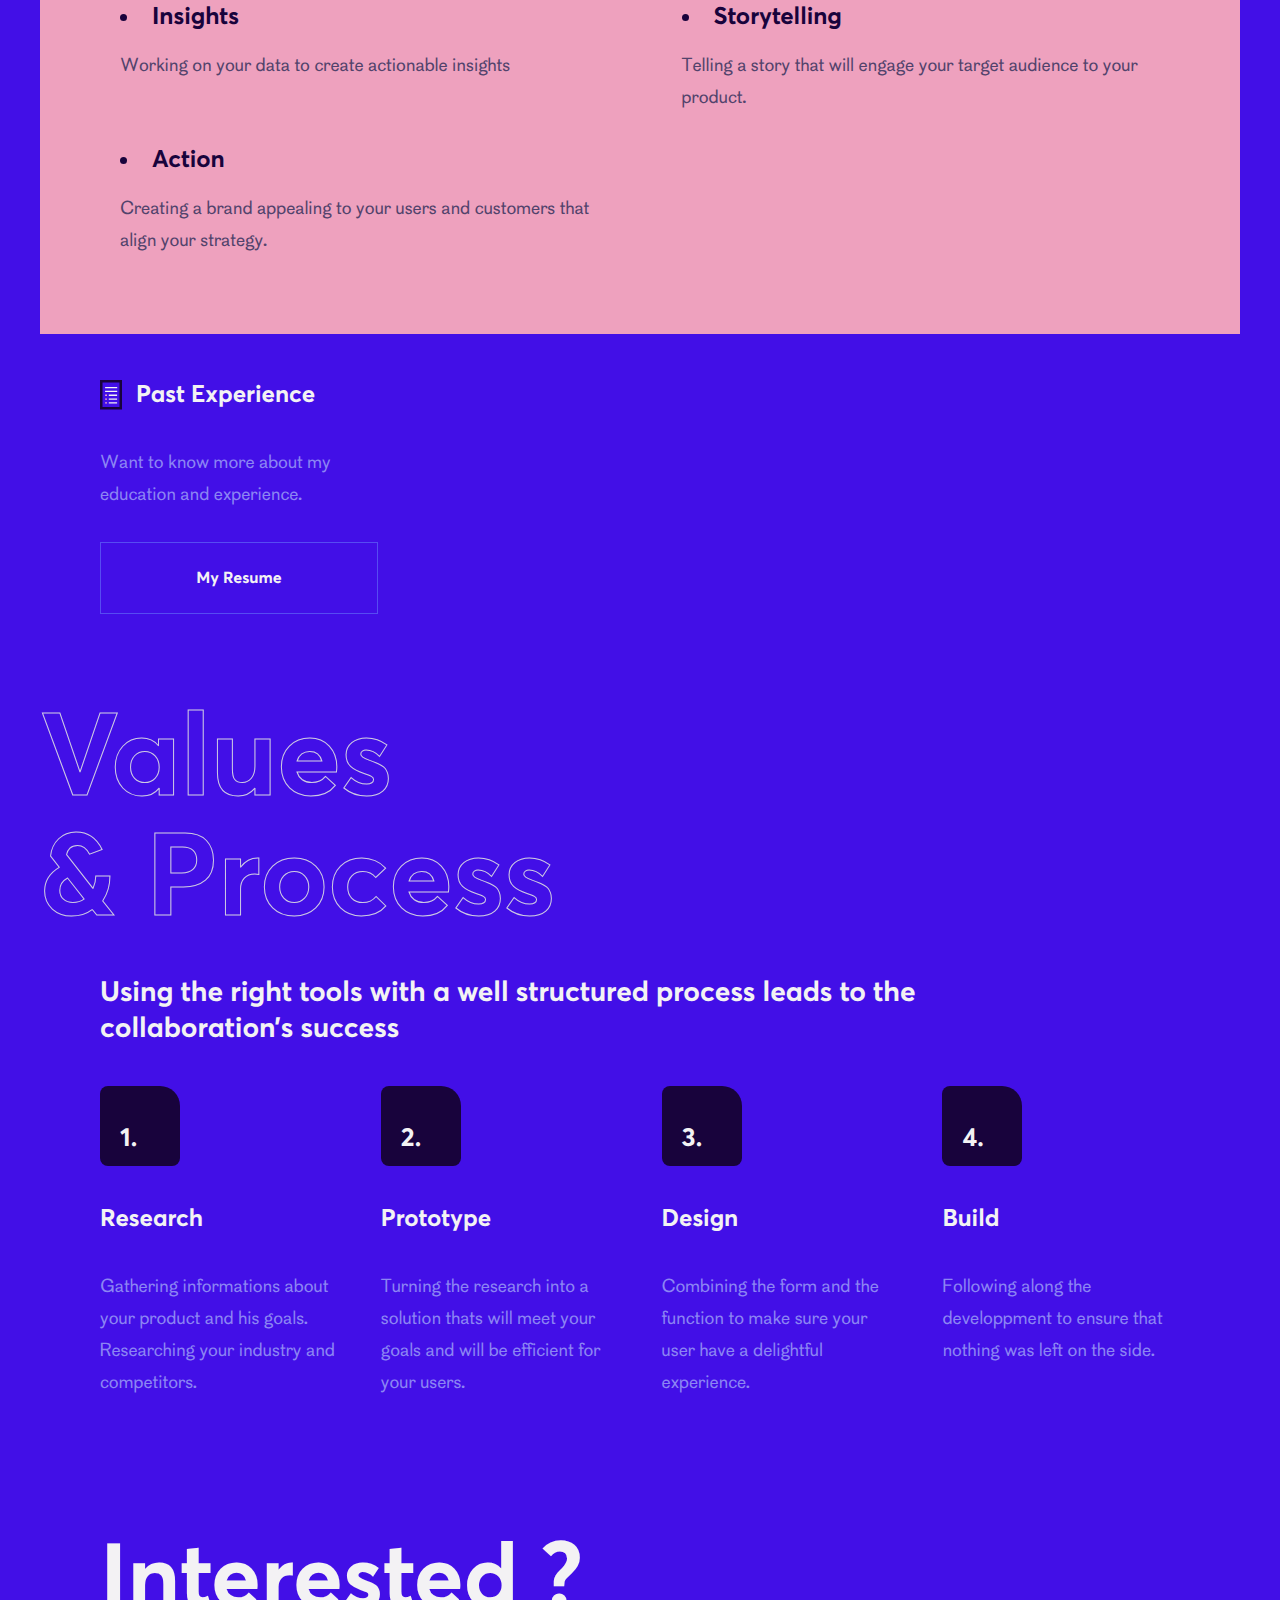
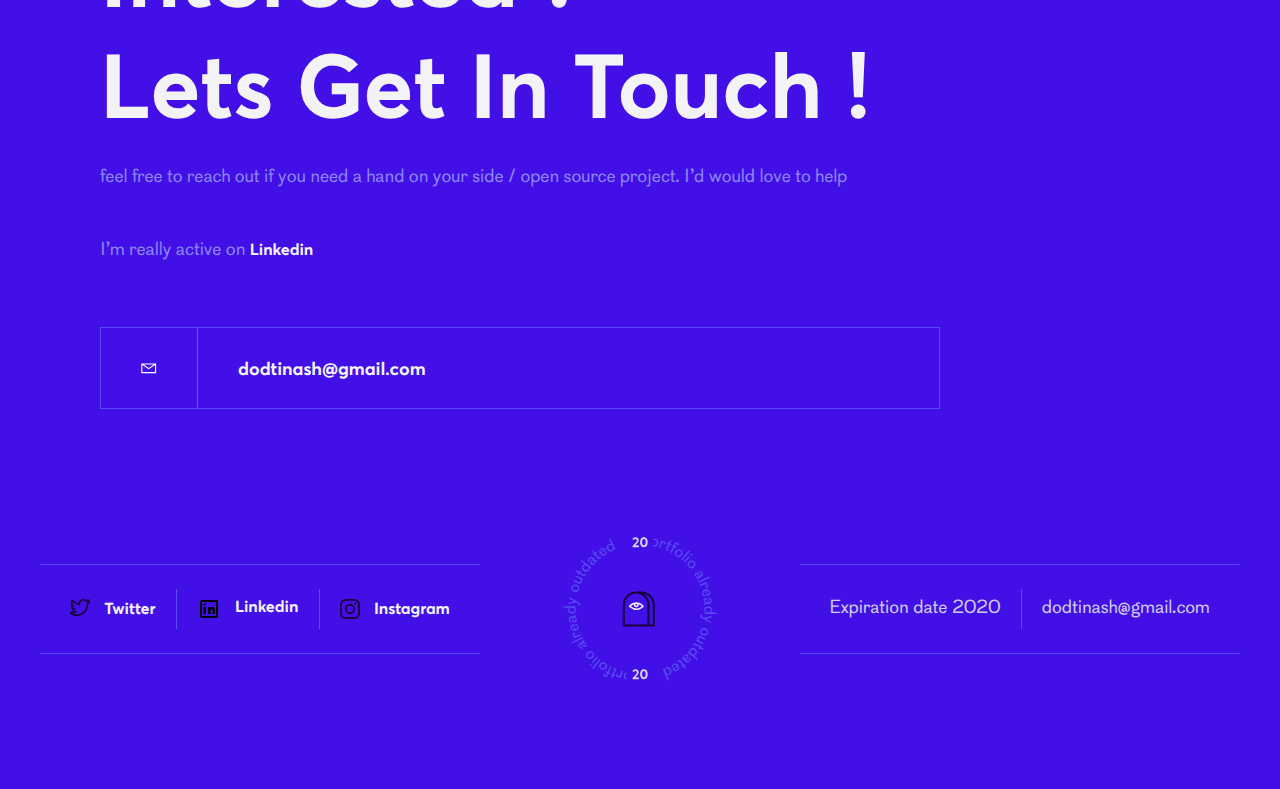
<file: about.html>
<!DOCTYPE html>
<html lang="en">
<meta http-equiv="content-type" content="text/html;charset=utf-8" />

<head>
    <meta charset="UTF-8">
    <link rel="stylesheet" href="css/normalize.css">
    <link rel="stylesheet" href="css/home/styles.css">
    <meta name="viewport" content="width=device-width, initial-scale=1.0">
    <meta name="description" content="Portfolio of Nash Dodti. designer">
    <link rel="icon" type="image/png" href="favicon.png" />
    <title>Nash Dodti — Data Analyst</title>
<!-- Google -->
<script async src="https://www.googletagmanager.com/gtag/js?id=G-BS8Q7FGGR8"></script>
<script>
  window.dataLayer = window.dataLayer || [];
  function gtag(){dataLayer.push(arguments);}
  gtag('js', new Date());
  gtag('config', 'G-BS8Q7FGGR8');   
</script>

<!-- clarity -->
 <script type="text/javascript">
    (function(c,l,a,r,i,t,y){
        c[a]=c[a]||function(){(c[a].q=c[a].q||[]).push(arguments)};
        t=l.createElement(r);t.async=1;t.src="https://www.clarity.ms/tag/"+i;
        y=l.getElementsByTagName(r)[0];y.parentNode.insertBefore(t,y);
    })(window, document, "clarity", "script", "dkqqodefxr");
  </script>

<!-- lucky orange -->
<script async defer src="https://tools.luckyorange.com/core/lo.js?site-id=9064f369"></script>
</head>

<body>
    <div class="content">
        <nav>
            <div class="logo"><a href="index.html"><svg version="1.1" baseProfile="tiny" id="Calque_1"
                        xmlns="http://www.w3.org/2000/svg" xmlns:xlink="http://www.w3.org/1999/xlink" x="0px" y="0px"
                        viewBox="0 0 64 40" overflow="visible" xml:space="preserve">
                        <path fill-rule="evenodd" fill="#F3F2F4"
                            d="M53.9,19.7c-0.9-1.5-2-2.9-3.4-4c-1.9-1.5-4.3-2.5-6.7-2.8c-2.2-0.3-4.4,0-6.4,0.8c-2.2,0.9-4.2,2.3-5.7,4.2c-1.5,1.9-2.5,4.3-2.8,6.7c-0.1,1.2-0.1,2.3,0,3.5c-3.2-0.2-6.3-0.9-9.1-2c-4.9-1.8-9-4.5-11.8-6.8c-1.1-0.9-2.1-1.8-3.1-2.7c0.3-0.3,0.7-0.6,1.1-1c2.2-2,5.9-4.9,10.3-7.3c2.2-1.2,4.7-2.2,7.3-3c2.6-0.8,5.3-1.2,8.1-1.2c3.8,0,7.4,0.8,10.8,2.1c2.5,1,4.9,2.2,7,3.5c3.2,1.9,6.1,4.2,8.8,6.8C56.8,17.7,55.4,18.7,53.9,19.7L53.9,19.7z M51.6,26.3c0,0.4,0,0.8-0.1,1.2c-0.3,2.9-2,5.4-4.5,6.9c-1.8,1.1-3.9,1.5-6,1.3c-2.5-0.3-4.8-1.6-6.4-3.7c2.8-0.4,5.5-1.1,8.1-1.9c3.2-1.1,6.2-2.6,8.8-4C51.6,26.1,51.6,26.2,51.6,26.3z M32.8,26.3c0-3.3,1.7-6.4,4.5-8.1c1.8-1.1,3.9-1.5,6-1.3c3.1,0.4,5.7,2.2,7.2,4.9c-2.7,1.6-5.8,3.2-9.2,4.3c-2.6,0.9-5.4,1.6-8.3,1.8C32.9,27.5,32.8,26.9,32.8,26.3L32.8,26.3z M62.6,15.3c0,0-0.9-1-2.5-2.4C57.9,10.8,54,7.6,49.1,5c-2.5-1.3-5.2-2.5-8.1-3.4c-2.9-0.9-6.1-1.4-9.4-1.4c-4.4,0-8.5,1-12.2,2.4c-2.8,1.1-5.4,2.4-7.6,3.8c-2.9,1.8-5.6,3.8-8.1,6c-1.9,1.7-3,2.9-3.1,2.9c-0.7,0.8-0.7,1.9,0,2.7c0,0,0.8,0.9,2.3,2.3c2.2,2,5.8,5,10.5,7.4c2.4,1.2,5,2.4,7.9,3.2c2.8,0.8,5.8,1.3,9,1.3c0.9,1.8,2.1,3.3,3.7,4.6c1.9,1.5,4.3,2.5,6.7,2.8c2.2,0.3,4.4,0,6.4-0.8c2.2-0.9,4.2-2.3,5.7-4.2c1.5-1.9,2.5-4.3,2.8-6.7c0.2-1.4,0.1-2.9-0.2-4.3c0.5-0.4,1-0.7,1.5-1c3.5-2.5,5.6-4.4,5.6-4.5C63.3,17.4,63.4,16.1,62.6,15.3z" />
                    </svg></a></div>
            <div class="content-nav">
                <div class="social"><a href="https://www.twitter.com/nashdodti" target="_blank" rel="noreferrer"><svg
                            width="20" height="17" xmlns="http://www.w3.org/2000/svg">
                            <path
                                d="M16.51 4.968c0 .142.02.305.02.448 0 1.14-.221 2.32-.642 3.46-.622 1.71-1.725 3.299-3.23 4.46-1.525 1.16-3.45 1.893-5.817 1.893a9.521 9.521 0 0 1-4.033-.896 7.148 7.148 0 0 0 4.053-1.588l.742-.59-.943-.02a3.142 3.142 0 0 1-2.768-1.752h.14c.361 0 .702-.04 1.023-.142l1.364-.367-1.404-.285A3.146 3.146 0 0 1 3.19 8.47a3.373 3.373 0 0 1-.702-1.567c.38.142.782.224 1.203.244l1.164.04-.963-.65a3.261 3.261 0 0 1-1.023-1.14 3.327 3.327 0 0 1-.381-1.548c0-.428.08-.814.22-1.18 1.786 2.015 4.313 3.318 7.162 3.46l.441.02-.1-.447a3.04 3.04 0 0 1-.08-.733c0-.896.36-1.71.942-2.28a3.14 3.14 0 0 1 4.574.061l.12.142.18-.04a7.37 7.37 0 0 0 1.606-.51c-.06.122-.1.245-.18.346-.061.082-.121.143-.181.204-.08.061-.181.143-.301.224l-1.344.814 1.544-.183c.181-.02.321-.04.442-.04.06 0 .12-.021.16-.021-.32.366-.682.692-1.063.977l-.14.102.02.204zM20 3.095c0-.265-.08-.53-.2-.754a1.24 1.24 0 0 0-.302-.346c.02-.102.04-.203.04-.326 0-.427-.18-.834-.521-1.12a1.41 1.41 0 0 0-1.605-.101 5.847 5.847 0 0 1-1.143.53A4.983 4.983 0 0 0 13.32 0c-1.284 0-2.447.509-3.33 1.323a5.018 5.018 0 0 0-1.525 2.85 8.566 8.566 0 0 1-4.734-2.992A1.402 1.402 0 0 0 2.648.65h-.1c-.462.041-.883.306-1.104.713-.481.753-.702 1.629-.702 2.504 0 .57.1 1.12.281 1.65-.18.223-.28.529-.3.834v.082c0 1.262.46 2.443 1.263 3.338-.04.082-.04.163-.04.245 0 .142.02.285.06.427.26.794.682 1.507 1.264 2.057a5.412 5.412 0 0 1-1.003.081c-.22 0-.462-.02-.682-.04h-.16c-.582 0-1.104.366-1.325.915l-.1-.02.08.061c-.06.143-.08.306-.08.468 0 .469.24.937.642 1.202A11.256 11.256 0 0 0 6.8 17c1.765 0 3.37-.366 4.774-.998 2.106-.956 3.771-2.524 4.895-4.377a12.039 12.039 0 0 0 1.745-5.985 8.06 8.06 0 0 0 1.484-1.71c.2-.245.301-.53.301-.835z"
                                fill="#F3F2F4" fill-rule="evenodd" />
                        </svg></a><a href="https://www.instagram.com/nashdodti" target="_blank" rel="noreferrer"><svg
                            width="20" height="20" xmlns="http://www.w3.org/2000/svg">
                            <path
                                d="M9.98 0C7.275 0 6.934.02 5.872.06 4.81.1 4.088.28 3.447.521a4.745 4.745 0 0 0-1.763 1.162A5.39 5.39 0 0 0 .52 3.447c-.26.641-.42 1.363-.46 2.425C.02 6.934 0 7.275 0 10s.02 3.046.06 4.128c.04 1.062.22 1.784.461 2.425.26.661.601 1.223 1.163 1.764.56.56 1.122.901 1.763 1.162.641.24 1.363.42 2.425.46C6.934 19.98 7.275 20 10 20s3.046-.02 4.128-.06c1.062-.04 1.784-.22 2.425-.461a4.747 4.747 0 0 0 1.764-1.162 5.087 5.087 0 0 0 1.162-1.764c.24-.641.42-1.363.46-2.425C19.98 13.066 20 12.725 20 10s-.02-3.046-.06-4.128c-.04-1.062-.22-1.784-.461-2.425a4.745 4.745 0 0 0-1.162-1.764A5.09 5.09 0 0 0 16.553.521c-.661-.24-1.383-.42-2.445-.46C13.046.02 12.706 0 9.98 0m0 1.804c2.665 0 2.986 0 4.048.06.982.04 1.503.2 1.864.34.46.18.801.401 1.142.742.34.34.561.681.742 1.142.14.36.3.882.34 1.864.06 1.062.06 1.383.06 4.048s0 2.986-.06 4.028c-.04.982-.2 1.503-.34 1.864-.18.46-.401.801-.742 1.142-.34.34-.681.561-1.142.742-.36.14-.882.3-1.864.34-1.062.04-1.363.06-4.048.06-2.665 0-2.986-.02-4.048-.06-.982-.04-1.503-.2-1.864-.34a3.13 3.13 0 0 1-1.142-.742 3.129 3.129 0 0 1-.741-1.142c-.14-.36-.301-.882-.341-1.864-.04-1.062-.06-1.363-.06-4.048 0-2.665.02-2.986.06-4.048.04-.982.2-1.503.34-1.864.18-.46.401-.801.742-1.142a3.13 3.13 0 0 1 1.142-.742c.36-.14.882-.3 1.864-.34 1.062-.04 1.383-.04 4.048-.04m0 3.066A5.14 5.14 0 0 0 4.85 10a5.14 5.14 0 0 0 5.13 5.13A5.14 5.14 0 0 0 15.11 10a5.115 5.115 0 0 0-5.13-5.13m0 8.457A3.318 3.318 0 0 1 6.653 10 3.318 3.318 0 0 1 9.98 6.673 3.319 3.319 0 0 1 13.307 10a3.319 3.319 0 0 1-3.327 3.327m6.533-8.658c0 .662-.541 1.203-1.202 1.203a1.206 1.206 0 0 1-1.203-1.203c0-.661.541-1.202 1.203-1.202.681 0 1.202.521 1.202 1.202"
                                fill="#F3F2F4" fill-rule="evenodd" />
                        </svg></a><a href="https://www.Linkedin.com/in/nashdodti" target="_blank" rel="noreferrer"><svg
                            xmlns="http://www.w3.org/2000/svg" x="0px" y="0px" width="24" height="24"
                            viewBox="0 0 24 24" style=" fill:#ffffff;">
                            <path
                                d="M 5 3 C 3.895 3 3 3.895 3 5 L 3 19 C 3 20.105 3.895 21 5 21 L 19 21 C 20.105 21 21 20.105 21 19 L 21 5 C 21 3.895 20.105 3 19 3 L 5 3 z M 5 5 L 19 5 L 19 19 L 5 19 L 5 5 z M 7.7792969 6.3164062 C 6.9222969 6.3164062 6.4082031 6.8315781 6.4082031 7.5175781 C 6.4082031 8.2035781 6.9223594 8.7167969 7.6933594 8.7167969 C 8.5503594 8.7167969 9.0644531 8.2035781 9.0644531 7.5175781 C 9.0644531 6.8315781 8.5502969 6.3164062 7.7792969 6.3164062 z M 6.4765625 10 L 6.4765625 17 L 9 17 L 9 10 L 6.4765625 10 z M 11.082031 10 L 11.082031 17 L 13.605469 17 L 13.605469 13.173828 C 13.605469 12.034828 14.418109 11.871094 14.662109 11.871094 C 14.906109 11.871094 15.558594 12.115828 15.558594 13.173828 L 15.558594 17 L 18 17 L 18 13.173828 C 18 10.976828 17.023734 10 15.802734 10 C 14.581734 10 13.930469 10.406562 13.605469 10.976562 L 13.605469 10 L 11.082031 10 z">
                            </path>
                        </svg></a></div>
                <div class="menu"><a href="index.html">Back home <svg width="20" height="11"
                            xmlns="http://www.w3.org/2000/svg">
                            <path
                                d="M14.285.668l-.506.506 4.146 4.148H.392v.717h17.533l-4.146 4.147.506.506 5.012-5.012z"
                                fill="#F3F2F4" fill-rule="evenodd" />
                        </svg></a></div>
            </div>
        </nav>
        <div class="content-about">
            <div class="about-title">
                <p class="tag">About</p>
                <h1><span class="outline-title">Hello&nbsp;! I'm&nbsp;Nash</span><br>I help with Data  &amp; Business Analytics
                </h1>
            </div>
            <div class="about-intro">
                <div class="about-text">
                    <p><span class="intro-text">I’m Nash Dodti, a data analyst currently living in Mumbai,
                            India.</span><br>My experience comes from working with companies to solve problems on their
                        Data and help them in Analytics, alpha products or new features. One of my goals during a
                        project is to make sure we are always on the same page by documenting and communicating about
                        the journey.    </p>
                        <p>
                                               
                        -Knowledge of analytical stack <br>
                        -Top-rated data analyst on Upwork <br>
                        -Multiple clients from USA and India-based startups<br>
                        
                        </p>
                    
                
                </div>
                <div class="about-picture"><img alt="" src="img/about/about-photo.jpg"></div>
            </div>
            <div class="about-services">
                <div class="content-services">
                    <h2>Work</h2>
                    <p class="text">Over these pasts years, I helped big, small companies and startups building and
                        shipping their product. I’ve collaborate with teams — on site or remote — to build on a wide
                        product range. </p>
                    <ul>
                        <li>Insights  <p>Working on your data to create actionable insights </p>
                    </li>
                    
                       
                        <li>Storytelling <p>Telling a story that will engage your target audience to your product.
                            </p>
                        </li>
                        <!-- <li>Instagram, Twitter & Linkedin Analytics <p>Building and shipping ideas, from features to complete product.</p>
                        </li> -->
                        <li>Action <p>Creating a brand appealing to your users and customers
                                that align your strategy.</p>
                        </li>
                    </ul>
                </div>
                <div class="resume">
                    <h3><svg width="22" height="30" xmlns="http://www.w3.org/2000/svg">
                            <g fill="none" fill-rule="evenodd">
                                <path d="M0 29.5h22V0H0v29.5zM19.5 27h-17V2.5h17V27z" fill="#18033C"
                                    fill-rule="nonzero" />
                                <path fill="#F3F2F4" d="M5.1 6.9h12.1v1.3H5.1zM5.1 10.7h12.1V12H5.1z" />
                                <path fill="#EEA1BE" d="M5.1 14.6H7v1.3H5.1zM5.1 18.4H7v1.3H5.1zM5.1 22.2H7v1.3H5.1z" />
                                <path fill="#F3F2F4"
                                    d="M8.8 14.6h8.3v1.3H8.8zM8.8 18.4h8.3v1.3H8.8zM8.8 22.2h8.3v1.3H8.8z" />
                            </g>
                        </svg>Past&nbsp;Experience</h3>
                    <p>Want to know more about my education and experience.</p><a href="https://www.linkedin.com/in/nashdodti/">My
                        Resume</a>
                </div>
            </div>
            <div class="about-process">
                <div class="outline-title">Values <br>&amp; Process </div>
                <div class="process-content"><span class="intro-text">Using the right tools with a well structured
                        process leads to the collaboration’s success</span>
                    <div class="process-list">
                        <ul>
                            <li>
                                <div class="number">1.</div>
                                <h3>Research</h3>
                                <p>Gathering informations about your product and his goals. Researching your industry
                                    and competitors.</p>
                            </li>
                            <li>
                                <div class="number">2.</div>
                                <h3>Prototype</h3>
                                <p>Turning the research into a solution thats will meet your goals and will be efficient
                                    for your users.</p>
                            </li>
                            <li>
                                <div class="number">3.</div>
                                <h3>Design</h3>
                                <p>Combining the form and the function to make sure your user have a delightful
                                    experience. </p>
                            </li>
                            <li>
                                <div class="number">4.</div>
                                <h3>Build</h3>
                                <p>Following along the developpment to ensure that nothing was left on the side.</p>
                            </li>
                        </ul>
                    </div>
                </div>
            </div>
            <div class="yeah">
                <div class="tag">&nbsp;</div><span class="title">Interested&nbsp;?<br>Lets Get In Touch&nbsp;!</span>
                <p>feel free to reach out if you need a hand on your side / open source project. I’d would love to help
                </p>
                <p>I’m really active on <a href="https://www.linkedin.com/in/Nashdodti/"
                         target="_blank">Linkedin </a><!-- but you can stay in touch with me on <a
                        href="https://www.twitter.com/nashdodti" target="_blank">Twitter</a>. </p> -->
                <div class="contact">
                    <div class="icon"><svg width="16" height="11" xmlns="http://www.w3.org/2000/svg">
                            <path
                                d="M.254 10.188H15.12V.438H.254v9.75zm2.403-8.635h10.075L7.72 4.923l-5.062-3.37zm-1.287.484l6.352 4.228 6.283-4.222v7.03H1.37V2.037z"
                                fill="#FFFFFF" fill-rule="evenodd" />
                        </svg></div><span class="mail" data-status="Click to Copy!">dodtinash@gmail.com</span>
                </div>
            </div>
        </div>
        <footer>
            <div class="social"><a href="https://www.twitter.com/nashdodti" class="social-icon" target="_blank"
                    rel="noreferrer"><svg width="20" height="17" xmlns="http://www.w3.org/2000/svg">
                        <path
                            d="M16.51 4.968c0 .142.02.305.02.448 0 1.14-.221 2.32-.642 3.46-.622 1.71-1.725 3.299-3.23 4.46-1.525 1.16-3.45 1.893-5.817 1.893a9.521 9.521 0 0 1-4.033-.896 7.148 7.148 0 0 0 4.053-1.588l.742-.59-.943-.02a3.142 3.142 0 0 1-2.768-1.752h.14c.361 0 .702-.04 1.023-.142l1.364-.367-1.404-.285A3.146 3.146 0 0 1 3.19 8.47a3.373 3.373 0 0 1-.702-1.567c.38.142.782.224 1.203.244l1.164.04-.963-.65a3.261 3.261 0 0 1-1.023-1.14 3.327 3.327 0 0 1-.381-1.548c0-.428.08-.814.22-1.18 1.786 2.015 4.313 3.318 7.162 3.46l.441.02-.1-.447a3.04 3.04 0 0 1-.08-.733c0-.896.36-1.71.942-2.28a3.14 3.14 0 0 1 4.574.061l.12.142.18-.04a7.37 7.37 0 0 0 1.606-.51c-.06.122-.1.245-.18.346-.061.082-.121.143-.181.204-.08.061-.181.143-.301.224l-1.344.814 1.544-.183c.181-.02.321-.04.442-.04.06 0 .12-.021.16-.021-.32.366-.682.692-1.063.977l-.14.102.02.204zM20 3.095c0-.265-.08-.53-.2-.754a1.24 1.24 0 0 0-.302-.346c.02-.102.04-.203.04-.326 0-.427-.18-.834-.521-1.12a1.41 1.41 0 0 0-1.605-.101 5.847 5.847 0 0 1-1.143.53A4.983 4.983 0 0 0 13.32 0c-1.284 0-2.447.509-3.33 1.323a5.018 5.018 0 0 0-1.525 2.85 8.566 8.566 0 0 1-4.734-2.992A1.402 1.402 0 0 0 2.648.65h-.1c-.462.041-.883.306-1.104.713-.481.753-.702 1.629-.702 2.504 0 .57.1 1.12.281 1.65-.18.223-.28.529-.3.834v.082c0 1.262.46 2.443 1.263 3.338-.04.082-.04.163-.04.245 0 .142.02.285.06.427.26.794.682 1.507 1.264 2.057a5.412 5.412 0 0 1-1.003.081c-.22 0-.462-.02-.682-.04h-.16c-.582 0-1.104.366-1.325.915l-.1-.02.08.061c-.06.143-.08.306-.08.468 0 .469.24.937.642 1.202A11.256 11.256 0 0 0 6.8 17c1.765 0 3.37-.366 4.774-.998 2.106-.956 3.771-2.524 4.895-4.377a12.039 12.039 0 0 0 1.745-5.985 8.06 8.06 0 0 0 1.484-1.71c.2-.245.301-.53.301-.835z"
                            fill-rule="evenodd" />
                    </svg>Twitter </a>
                <div class="divider"></div><a href="https://www.linkedin.com/in/nashdodti" class="social-icon"
                    target="_blank" rel="noreferrer"><svg xmlns="http://www.w3.org/2000/svg" x="0px" y="0px" width="24"
                        height="24" viewBox="0 0 24 24" style=" fill:#000000;">
                        <path
                            d="M 5 3 C 3.9 3 3 3.9 3 5 L 3 19 C 3 20.1 3.9 21 5 21 L 19 21 C 20.1 21 21 20.1 21 19 L 21 5 C 21 3.9 20.1 3 19 3 L 5 3 z M 5 5 L 19 5 L 19 19 L 5 19 L 5 5 z M 7.8007812 6.3007812 C 6.9007812 6.3007812 6.4003906 6.8 6.4003906 7.5 C 6.4003906 8.2 6.8992188 8.6992188 7.6992188 8.6992188 C 8.5992187 8.6992187 9.0996094 8.2 9.0996094 7.5 C 9.0996094 6.8 8.6007813 6.3007812 7.8007812 6.3007812 z M 6.5 10 L 6.5 17 L 9 17 L 9 10 L 6.5 10 z M 11.099609 10 L 11.099609 17 L 13.599609 17 L 13.599609 13.199219 C 13.599609 12.099219 14.499219 11.900391 14.699219 11.900391 C 14.899219 11.900391 15.599609 12.099219 15.599609 13.199219 L 15.599609 17 L 18 17 L 18 13.199219 C 18 10.999219 17.000781 10 15.800781 10 C 14.600781 10 13.899609 10.4 13.599609 11 L 13.599609 10 L 11.099609 10 z">
                        </path>
                    </svg>Linkedin </a>
                <div class="divider"></div><a href="https://www.instagram.com/nashdodti" class="social-icon"
                    target="_blank" rel="noreferrer"><svg width="20" height="20" xmlns="http://www.w3.org/2000/svg">
                        <path
                            d="M9.98 0C7.275 0 6.934.02 5.872.06 4.81.1 4.088.28 3.447.521a4.745 4.745 0 0 0-1.763 1.162A5.39 5.39 0 0 0 .52 3.447c-.26.641-.42 1.363-.46 2.425C.02 6.934 0 7.275 0 10s.02 3.046.06 4.128c.04 1.062.22 1.784.461 2.425.26.661.601 1.223 1.163 1.764.56.56 1.122.901 1.763 1.162.641.24 1.363.42 2.425.46C6.934 19.98 7.275 20 10 20s3.046-.02 4.128-.06c1.062-.04 1.784-.22 2.425-.461a4.747 4.747 0 0 0 1.764-1.162 5.087 5.087 0 0 0 1.162-1.764c.24-.641.42-1.363.46-2.425C19.98 13.066 20 12.725 20 10s-.02-3.046-.06-4.128c-.04-1.062-.22-1.784-.461-2.425a4.745 4.745 0 0 0-1.162-1.764A5.09 5.09 0 0 0 16.553.521c-.661-.24-1.383-.42-2.445-.46C13.046.02 12.706 0 9.98 0m0 1.804c2.665 0 2.986 0 4.048.06.982.04 1.503.2 1.864.34.46.18.801.401 1.142.742.34.34.561.681.742 1.142.14.36.3.882.34 1.864.06 1.062.06 1.383.06 4.048s0 2.986-.06 4.028c-.04.982-.2 1.503-.34 1.864-.18.46-.401.801-.742 1.142-.34.34-.681.561-1.142.742-.36.14-.882.3-1.864.34-1.062.04-1.363.06-4.048.06-2.665 0-2.986-.02-4.048-.06-.982-.04-1.503-.2-1.864-.34a3.13 3.13 0 0 1-1.142-.742 3.129 3.129 0 0 1-.741-1.142c-.14-.36-.301-.882-.341-1.864-.04-1.062-.06-1.363-.06-4.048 0-2.665.02-2.986.06-4.048.04-.982.2-1.503.34-1.864.18-.46.401-.801.742-1.142a3.13 3.13 0 0 1 1.142-.742c.36-.14.882-.3 1.864-.34 1.062-.04 1.383-.04 4.048-.04m0 3.066A5.14 5.14 0 0 0 4.85 10a5.14 5.14 0 0 0 5.13 5.13A5.14 5.14 0 0 0 15.11 10a5.115 5.115 0 0 0-5.13-5.13m0 8.457A3.318 3.318 0 0 1 6.653 10 3.318 3.318 0 0 1 9.98 6.673 3.319 3.319 0 0 1 13.307 10a3.319 3.319 0 0 1-3.327 3.327m6.533-8.658c0 .662-.541 1.203-1.202 1.203a1.206 1.206 0 0 1-1.203-1.203c0-.661.541-1.202 1.203-1.202.681 0 1.202.521 1.202 1.202"
                            fill-rule="evenodd" />
                    </svg>Instagram </a>
            </div>
            <div class="icon"><svg xmlns="http://www.w3.org/2000/svg" viewBox="0 0 160 160">
                    <path id="textcircle" fill="none"
                        d="M80 15.7c19.4 0 36.8 8.6 48.6 22.2 9.8 11.3 15.7 26 15.7 42.1 0 18.3-7.6 34.8-19.8 46.5-11.5 11-27.2 17.8-44.4 17.8-19.6 0-37.2-8.8-49-22.6-9.6-11.2-15.4-25.8-15.4-41.7 0-14.4 4.8-27.8 12.8-38.5C40.2 25.8 58.9 15.7 80 15.7m0-1c-20.8 0-39.8 9.5-52.3 26.2-8.5 11.4-13 24.9-13 39.1 0 15.5 5.5 30.5 15.6 42.3 12.4 14.6 30.6 23 49.7 23 16.9 0 32.9-6.4 45.1-18.1 13-12.4 20.2-29.2 20.2-47.2 0-15.7-5.6-30.9-15.9-42.7C117 22.9 99 14.7 80 14.7z" />
                    <text>
                        <textPath xlink:href="#textcircle">
                            <tspan>Portfolio already outdated &nbsp;&nbsp;&nbsp; Portfolio already outdated</tspan>
                        </textPath>
                    </text>
                    <path class="grave"
                        d="M87.77 100.397h-3.245V80.845c0-1.843-.374-3.604-1.051-5.204a13.415 13.415 0 00-4.843-5.882l-.044-.028c.79.15 1.55.382 2.27.687 2.03.858 3.76 2.294 4.98 4.1a11.257 11.257 0 011.932 6.327v19.552zm-27.93 0V80.845c0-1.565.317-3.051.889-4.405a11.362 11.362 0 014.1-4.979 11.257 11.257 0 016.327-1.932c1.565 0 3.05.317 4.404.889 2.03.858 3.76 2.294 4.98 4.1a11.257 11.257 0 011.931 6.327v19.552H59.84zM88.772 75.64a13.415 13.415 0 00-4.843-5.882 13.313 13.313 0 00-7.475-2.284h-5.298c-1.843 0-3.605.375-5.205 1.052a13.414 13.414 0 00-5.88 4.842 13.313 13.313 0 00-2.285 7.476v21.605h32.037V80.845c0-1.843-.374-3.604-1.051-5.204z"
                        fill="#18033C" />
                    <path class="grave"
                        d="M73.624 84.134a6.697 6.697 0 01-2.289.43c-.81 0-1.595-.174-2.324-.444-1.093-.403-2.05-1.023-2.724-1.542-.186-.143-.35-.278-.491-.399.321-.275.769-.628 1.31-.976a9.96 9.96 0 011.844-.941 2.45 2.45 0 00.12 1.55 2.465 2.465 0 002.265 1.5 2.455 2.455 0 002.386-3.05c1.067.403 2.001 1.01 2.663 1.518.186.144.35.279.49.4-.32.275-.768.628-1.31.976a9.87 9.87 0 01-1.94.978zm-3.179-3.655a.972.972 0 01.89-.59.96.96 0 01.801.426.957.957 0 01.09.915.972.972 0 01-.89.59.959.959 0 01-.802-.427.956.956 0 01-.164-.539.96.96 0 01.075-.375zm8.069 1.186c-.027-.027-.805-.846-2.078-1.677a11.433 11.433 0 00-2.258-1.15c-.86-.318-1.82-.536-2.843-.536s-1.983.218-2.842.535c-1.29.478-2.36 1.178-3.116 1.76-.757.582-1.2 1.047-1.22 1.068l-.488.514.488.514c.027.028.805.847 2.078 1.677.637.415 1.398.833 2.258 1.151.86.318 1.819.536 2.842.536 1.023 0 1.983-.218 2.843-.536 1.289-.477 2.359-1.178 3.116-1.76.757-.581 1.2-1.047 1.22-1.068l.488-.514-.488-.514z"
                        fill="#F3F2F4" />
                    <circle fill="#420FE7" cx="80" cy="13.8" r="13.8" />
                    <circle fill="#420FE7" cx="80" cy="146.2" r="13.8" />
                    <path fill="#D6D6ED" style="transform: translateY(132px)"
                        d="M75.3 16.3l1.8-1.9c.6-.6 1-1.2 1.3-1.7s.3-1 .3-1.6c0-.4-.1-.8-.3-1.2s-.3-.6-.6-.9c-.3-.2-.6-.4-1-.6-.4-.1-.8-.2-1.2-.2-.8 0-1.4.2-1.9.5s-.9.8-1.3 1.3l1.4 1c.4-.7 1-1 1.7-1 .2 0 .5.1.7.2s.3.3.5.5c.1.2.2.4.2.7 0 .4-.1.7-.3 1.1-.2.3-.5.7-1 1.2l-3 3.2v1.3h6.3v-1.7l-3.6-.2zM87.4 11.1c-.2-.6-.4-1.1-.8-1.6-.3-.4-.7-.7-1.2-1-.5-.2-1-.3-1.5-.3-.6 0-1.1.1-1.6.4-.5.2-.9.6-1.2 1s-.6 1-.7 1.6-.3 1.3-.3 2c0 .8.1 1.5.3 2.1.2.6.4 1.1.8 1.6.3.4.7.7 1.2 1 .5.2 1 .3 1.5.3.8 0 1.4-.2 2-.6s1-1 1.3-1.7.4-1.6.4-2.6c.1-.9 0-1.6-.2-2.2zm-2.2 4.4c-.3.5-.8.8-1.3.8-.4 0-.7-.1-1-.4-.3-.3-.5-.6-.6-1.1s-.2-1-.2-1.7c0-1 .2-1.8.5-2.3s.8-.8 1.3-.8c.6 0 1 .3 1.3.8.3.6.5 1.3.5 2.3 0 1.1-.1 1.9-.5 2.4z" />
                    <path fill="#D6D6ED"
                        d="M75.3 16.3l1.8-1.9c.6-.6 1-1.2 1.3-1.7s.3-1 .3-1.6c0-.4-.1-.8-.3-1.2s-.3-.6-.6-.9c-.3-.2-.6-.4-1-.6-.4-.1-.8-.2-1.2-.2-.8 0-1.4.2-1.9.5s-.9.8-1.3 1.3l1.4 1c.4-.7 1-1 1.7-1 .2 0 .5.1.7.2s.3.3.5.5c.1.2.2.4.2.7 0 .4-.1.7-.3 1.1-.2.3-.5.7-1 1.2l-3 3.2v1.3h6.3v-1.7l-3.6-.2zM87.4 11.1c-.2-.6-.4-1.1-.8-1.6-.3-.4-.7-.7-1.2-1-.5-.2-1-.3-1.5-.3-.6 0-1.1.1-1.6.4-.5.2-.9.6-1.2 1s-.6 1-.7 1.6-.3 1.3-.3 2c0 .8.1 1.5.3 2.1.2.6.4 1.1.8 1.6.3.4.7.7 1.2 1 .5.2 1 .3 1.5.3.8 0 1.4-.2 2-.6s1-1 1.3-1.7.4-1.6.4-2.6c.1-.9 0-1.6-.2-2.2zm-2.2 4.4c-.3.5-.8.8-1.3.8-.4 0-.7-.1-1-.4-.3-.3-.5-.6-.6-1.1s-.2-1-.2-1.7c0-1 .2-1.8.5-2.3s.8-.8 1.3-.8c.6 0 1 .3 1.3.8.3.6.5 1.3.5 2.3 0 1.1-.1 1.9-.5 2.4z" />
                </svg></div>
            <div class="comment">
                <p>Expiration date 2020</p>
                <div class="divider"></div>
                <p>dodtinash@gmail.com</p>
            </div>
        </footer>
    </div>
    <script src="/js/anime.min.js"></script>
    <script src="js/script.js"></script>
</body>

</html>
</file>
<file: css/home/styles.css>
@font-face{font-family:Averta;src:url("../../font/averta/eot/hinted-Averta-Bold.eot");src:url("../../font/averta/eot/hinted-Averta-Boldd41d.eot#iefix") format("embedded-opentype"),url("../../font/averta/woff2/Averta%20Bold.woff2") format("woff2"),url("../../font/averta/woff/hinted-Averta-Bold.woff") format("woff");font-weight:700;font-style:normal;font-display:swap}@font-face{font-family:Cotham;src:url("../../font/cotham/cothamsans-webfont.woff2") format("woff2"),url("../../font/cotham/cothamsans-webfont.woff") format("woff");font-weight:normal;font-style:normal;font-display:swap}body{background-color:#420FE7}.content{max-width:1600px;margin:0 auto;box-sizing:border-box}.content .intro{width:100%;padding:0 40px 0 170px;box-sizing:border-box}.content .intro .tag{display:flex;align-items:center;animation:anim-text 1000ms cubic-bezier(0, 0.45, 0.15, 1)}.content .intro .tag svg{margin:0 30px;fill:#574CF2}.content .intro h1{margin-top:40px;width:100%;z-index:30;position:relative;animation:anim-text 1050ms cubic-bezier(0, 0.45, 0.15, 1)}.content .intro h1 svg{transform:translateY(-30px);fill:#18033C}.content .intro h1 sub{position:relative;top:-16px;left:-12px;vertical-align:super;text-decoration:none;font-size:16px;font-family:'Averta', sans-serif;color:#F3F2F4;box-sizing:border-box;padding:36px 18px;border-radius:60px;border:3px solid #18033C;transform:scale(2)}.content .intro .anim{position:relative;display:flex;align-items:center;transform:translate(-130px, 130px);z-index:10}.content .intro .anim .shape{min-width:320px;min-height:400px;position:absolute}.content .intro .anim .shape:before{content:"";background-color:#18033C;border-top-left-radius:10px;border-top-right-radius:10px;border-bottom-left-radius:200px;border-bottom-right-radius:200px;height:100%;width:100%;position:absolute;animation:scale-background 2000ms cubic-bezier(0, 0.45, 0.15, 1)}.content .intro .anim .paperplane{position:absolute;z-index:20;margin:-10px 0 0 20px;animation:paperplane-anim 2200ms cubic-bezier(0, 0.45, 0.15, 1)}@keyframes paperplane-anim{0%{transform:rotate(50deg) translate(-500px, -250px);opacity:0}30%{transform:rotate(50deg) translate(-500px, -250px);opacity:0}100%{transform:rotate(0) translate(0, 0);opacity:100}}.content .intro .anim .paperplane svg{margin-top:0}.content .intro .intro-content{margin-left:420px;width:45%}.content .intro .intro-content .text{animation:anim-text 1100ms cubic-bezier(0, 0.45, 0.15, 1);color:#8C85F3;margin:40px 0}.content .intro .intro-content .contact{transform-origin:top left;animation:anim-text 1150ms cubic-bezier(0, 0.45, 0.15, 1)}.content .home-casestudies{margin-top:160px;display:flex;flex-direction:row;flex-wrap:wrap;justify-content:space-between;box-sizing:border-box;padding:0 40px 0 130px}.content .home-casestudies .outline-title{animation:anim-text 1200ms cubic-bezier(0, 0.45, 0.15, 1);margin:0 0 240px 130px}.content .home-casestudies .intro-casestudies{z-index:10;transform:translate(-130px, -95px);width:40%;position:absolute;padding-left:40px;box-sizing:border-box}.content .home-casestudies .project-1{width:60%;animation:anim-text 1200ms cubic-bezier(0, 0.45, 0.15, 1);margin-bottom:130px}.content .home-casestudies .project-1 .intro-title{position:relative}.content .home-casestudies .project-1 .intro-title .badge{width:120px;height:120px;background-color:#EEA1BE;border-radius:200px;color:#F3F2F4;position:absolute;font-family:'Averta', sans-serif;display:flex;justify-content:center;align-items:center;text-align:center;top:0;right:0;margin:-58px -146px 0 0}.content .home-casestudies .project-1 .intro-title .badge .text-default{font-size:22px;position:absolute;transition:opacity 200ms, transform 400ms}.content .home-casestudies .project-1 .intro-title .badge .text-hover{font-size:16px;opacity:0;transform:scale(0);transition:opacity 200ms, transform 200ms}.content .home-casestudies .project-1 .intro-title .badge:hover{cursor:crosshair}.content .home-casestudies .project-1 .intro-title .badge:hover .text-hover{opacity:1;transform:scale(1)}.content .home-casestudies .project-1 .intro-title .badge:hover .text-default{opacity:0;transform:scale(0)}.content .home-casestudies .project-1 .project-img{background-color:#EDF2F8}.content .home-casestudies .project-2{align-self:flex-end;width:35%;animation:anim-text 1250ms cubic-bezier(0, 0.45, 0.15, 1)}.content .home-casestudies .project-2 .project-img{background-color:#EDF2F8}.content .home-casestudies .project-3{width:45%;margin:80px 0 180px 0;animation:anim-text 1300ms cubic-bezier(0, 0.45, 0.15, 1)}.content .home-casestudies .project-3 .project-img{background-color:#E4809C}.content .home-casestudies .project-4{margin-top:260px;width:45%;animation:anim-text 1350ms cubic-bezier(0, 0.45, 0.15, 1)}.content .home-casestudies .project-4 .project-img{background-color:#F27F56}.content .home-casestudies .project-5{margin:80px 0 0 420px;width:45%;animation:anim-text 1400ms cubic-bezier(0, 0.45, 0.15, 1)}.content .home-casestudies .project-5 .project-img{background-color:#009EFF}.content .home-casestudies .project{position:relative}.content .home-casestudies .project:hover{background-color:rgba(87,76,242,0.4);transition:background-color 400ms}.content .home-casestudies .project:before{content:'';position:absolute;height:100%;width:100%;z-index:-10;top:0;left:0;outline:1px solid rgba(87,76,242,0.4);outline-offset:-1px;background:linear-gradient(to bottom right, transparent calc(50% - 1px), rgba(87,76,242,0.4) calc(50% - 1px), rgba(87,76,242,0.4) 50%, transparent 50%),linear-gradient(to bottom left, transparent calc(50% - 1px), rgba(87,76,242,0.4) calc(50% - 1px), rgba(87,76,242,0.4) 50%, transparent 50%)}.content .home-casestudies .project:after{content:'';position:absolute;height:100%;width:100%;top:0;left:0;z-index:-5}.content .home-casestudies a .project-img{overflow:hidden;position:relative}.content .home-casestudies a .project-img img{width:100%;display:block}.content .home-casestudies a .project-desc{padding:40px 40px 80px 80px;box-sizing:border-box}.content .home-casestudies a .project-desc p{color:#8C85F3}.content .home-casestudies a .project-desc .project-number{color:#8C85F3;transition:color 200ms}.content .home-casestudies a .project-desc .project-arrow{position:relative;display:inline-block;background-color:#18033C;height:1px;width:40px;top:-5px;margin:0 20px;transition:width 400ms}.content .home-casestudies a .project-desc .project-arrow:before{top:0;transform:rotate(0);opacity:0;content:"";position:absolute;background:#18033C;height:1px;width:10px;right:-2px;margin-right:0;backface-visibility:hidden;transition:transform 400ms, top 400ms, opacity 200ms}.content .home-casestudies a .project-desc .project-arrow:after{top:0;transform:rotate(0);opacity:0;content:"";position:absolute;background:#18033C;height:1px;width:10px;right:-2px;margin-right:0;backface-visibility:hidden;transition:transform 400ms, top 400ms, opacity 200ms}.content .home-casestudies a .project-desc .project-view{position:absolute;transform:translateX(-10px);opacity:0;transition:transform 400ms, opacity 200ms, color 400ms;color:#8C85F3}.content .home-casestudies a .project-desc .project-client{position:absolute;transform:translateX(0);opacity:1;transition:transform 400ms, opacity 200ms, color 400ms;color:#8C85F3}.content .home-casestudies a:hover{color:#F3F2F4}.content .home-casestudies a:hover .project-arrow{width:50px}.content .home-casestudies a:hover .project-arrow:before{top:-3px;transform:rotate(30deg);margin-left:5px;opacity:1}.content .home-casestudies a:hover .project-arrow:after{top:3px;transform:rotate(-30deg);margin-left:5px;opacity:1}.content .home-casestudies a:hover .project-number{color:#F3F2F4}.content .home-casestudies a:hover .project-view{transform:translateX(10px);opacity:1;color:#F3F2F4}.content .home-casestudies a:hover .project-client{transform:translateX(30px);opacity:0;color:#F3F2F4}.content .home-casestudies p{color:#F3F2F4}.content .informations{margin-top:80px;display:flex;flex-wrap:wrap}.content .informations .outline-title{width:50%;display:block;margin-left:260px}.content .informations .informations-content{display:flex;margin-top:40px}.content .informations .informations-content .about{background-color:#EEA1BE;padding:60px;box-sizing:border-box;width:35%;margin-bottom:8%}.content .informations .informations-content .about .title{color:#18033C;font-size:36px;font-family:"Averta",sans-serif}.content .informations .informations-content .about p{margin-top:30px;color:#18033C}.content .informations .informations-content .about .line{height:1px;width:100%;margin:60px 0 30px;background-color:#18033C}.content .informations .informations-content .about a{display:flex;justify-content:flex-end;align-items:center;color:#18033C}.content .informations .informations-content .about a svg{transition:transform 400ms cubic-bezier(0, 0.45, 0.15, 1);margin-left:20px}.content .informations .informations-content .about a:hover svg{transform:translateX(20px)}.content .informations .informations-content .yeah{width:39%;display:flex;flex-direction:column;margin:120px 0 0 140px}.content .informations .informations-content .yeah .tag{margin-bottom:20px}.content .informations .informations-content .yeah .title{font-size:56px;color:#F3F2F4;font-family:"Averta",sans-serif}.content .informations .informations-content .yeah p{margin:20px 0}.content .informations .informations-content .yeah .social{display:flex;justify-content:space-between;margin:40px 0}.content .informations .informations-content .yeah .social a{display:flex;flex-direction:column;align-items:center}.content .informations .informations-content .yeah .social a img{margin:10px}.content .informations .informations-content .yeah .contact{margin-top:40px}@media (min-width: 1080px) and (max-width: 1300px){.content .intro h1 sub{padding:24px 10px;font-size:14px}.content .intro .anim{align-items:center;transform:translate(-180px, 120px) scale(0.8)}.content .intro .anim .paperplane{margin:-10px 0 0 -40px}.content .intro .intro-content{width:calc(95% - 320px);margin-left:320px}.content .home-casestudies{margin-top:80px}.content .home-casestudies .outline-title{margin:0 0 240px 0px}.content .home-casestudies .project-1{width:45%}.content .home-casestudies .project-2{width:45%}.content .home-casestudies .project-2 .project-img{height:200px}.content .home-casestudies .project-3{width:45%;margin-bottom:80px}.content .home-casestudies .project-4{width:45%;margin-top:160px}.content .home-casestudies .project-5{width:45%}.content .informations{margin-top:80px}.content .informations .outline-title{margin-left:130px}.content .informations .informations-content .about{width:45%}.content .informations .informations-content .yeah{width:50%;margin:20px 0 0 80px}}@media (min-width: 830px) and (max-width: 1080px){.content .intro h1 sub{padding:24px 10px;font-size:14px}.content .intro .anim{align-items:center;transform:translate(-180px, 120px) scale(0.8)}.content .intro .anim .paperplane{margin:-10px 0 0 -40px}.content .intro .intro-content{width:70%;margin-left:30%}.content .home-casestudies{margin-top:80px}.content .home-casestudies .outline-title{margin:0 0 200px 0px}.content .home-casestudies .intro-casestudies{transform:translate(-120px, -80px)}.content .home-casestudies .project-1{width:100%;margin:0;padding:0}.content .home-casestudies .project-2{width:48%;margin:80px 0 0 0;padding:0;align-self:auto}.content .home-casestudies .project-3{width:48%;margin:80px 0 0 0;padding:0}.content .home-casestudies .project-4{width:48%;margin:80px 0 0 0;padding:0}.content .home-casestudies .project-5{width:48%;margin:80px 0 0 0;padding:0}.content .informations{margin-top:0px;display:flex;flex-wrap:nowrap;flex-direction:column}.content .informations .outline-title{margin:40px 0 40px 130px}.content .informations .informations-content{flex-direction:column}.content .informations .informations-content .about{width:100%;padding:80px 80px}.content .informations .informations-content .yeah{width:70%;margin:20px 0 80px 130px}}@media (max-width: 834px){.content .intro{padding:0 30px 0 30px}.content .intro h1 sub{padding:24px 10px;font-size:14px;top:-8px;left:-12px}.content .intro .anim{align-items:center;justify-content:flex-end;transform:translate(120px, -20px) scale(0.3)}.content .intro .anim .paperplane{margin:-20px 0 0 80px}.content .intro .intro-content{width:100%;margin-left:0}.content .home-casestudies{margin-top:80px;padding:0 30px}.content .home-casestudies .outline-title{margin:0 0 240px 0px}.content .home-casestudies .intro-casestudies{transform:translate(0, -150px)}.content .home-casestudies .project-1{width:100%;margin:0;padding:0}.content .home-casestudies .project-1 .intro-title .badge{width:80px;height:80px;margin:-36px -100px 0 0}.content .home-casestudies .project-1 .intro-title .badge .text-default{font-size:18px}.content .home-casestudies .project-1 .intro-title .badge .text-hover{font-size:14px}.content .home-casestudies .project-2{width:100%;margin:80px 0 0 0;padding:0;align-self:auto}.content .home-casestudies .project-2 .project-img{height:auto}.content .home-casestudies .project-3{width:100%;margin:80px 0 0 0;padding:0}.content .home-casestudies .project-4{width:100%;margin:80px 0 0 0;padding:0}.content .home-casestudies .project-5{width:100%;margin:80px 0 0 0;padding:0}.content .home-casestudies .project .project-desc{padding:20px 20px 40px 40px}.content .informations{margin-top:0px;display:flex;flex-wrap:nowrap;flex-direction:column;padding:0 30px}.content .informations .outline-title{margin:40px 0 40px 0px}.content .informations .informations-content{flex-direction:column}.content .informations .informations-content .about{width:100%;padding:40px 40px}.content .informations .informations-content .yeah{width:100%;margin:20px 0 80px 0px}}p{color:#8C85F3}.content-about{padding:0 40px}.content-about .about-title{box-sizing:border-box;padding-left:140px;animation:anim-text 1100ms cubic-bezier(0, 0.45, 0.15, 1)}.content-about .about-title h1{margin-top:40px}.content-about .about-intro{display:flex;justify-content:space-between;box-sizing:border-box;padding-left:140px;margin-top:40px}.content-about .about-intro .about-text{padding-top:4%;box-sizing:border-box;width:40%;animation:anim-text 1150ms cubic-bezier(0, 0.45, 0.15, 1)}.content-about .about-intro .about-picture{width:50%;z-index:20;animation:anim-text 1200ms cubic-bezier(0, 0.45, 0.15, 1)}.content-about .about-intro .about-picture img{width:100%}.content-about .about-services{display:flex;margin-top:-6%;animation:anim-text 1250ms cubic-bezier(0, 0.45, 0.15, 1)}.content-about .about-services .content-services{background-color:#EEA1BE;box-sizing:border-box;padding:100px 140px;width:65%}.content-about .about-services .content-services p{color:#52436C}.content-about .about-services .content-services .text{margin:40px 0}.content-about .about-services .content-services ul{display:flex;flex-wrap:wrap;justify-content:space-between;padding:0}.content-about .about-services .content-services ul li{width:46%;font-family:"Averta",sans-serif;font-size:24px;color:#18033C}.content-about .about-services .content-services ul li p{margin-top:20px}.content-about .about-services .content-services ul li:nth-child(3),.content-about .about-services .content-services ul li:nth-child(4){margin-top:30px}.content-about .about-services .resume{margin:220px 0 0 60px;width:23%;animation:anim-text 1250ms cubic-bezier(0, 0.45, 0.15, 1)}.content-about .about-services .resume h3{display:flex;align-items:center;color:#F3F2F4}.content-about .about-services .resume h3 svg{margin-right:14px}.content-about .about-services .resume p{margin-bottom:30px}.content-about .about-services .resume a{border:1px solid #574CF2;width:100%;height:70px;display:flex;justify-content:center;align-items:center;font-size:16px;transition:background-color 200ms, border 200ms}.content-about .about-services .resume a:hover{background-color:#18033C;color:#F3F2F4;border:1px solid #18033C}.content-about .about-process{margin:120px 0 0 140px;animation:anim-text 1250ms cubic-bezier(0, 0.45, 0.15, 1)}.content-about .about-process .process-content{margin-left:140px;width:70%}.content-about .about-process .process-content .intro-text{width:80%;margin:40px 0}.content-about .about-process .process-content ul{display:flex;justify-content:space-between;padding:0}.content-about .about-process .process-content ul li{list-style:none;width:22%}.content-about .about-process .process-content ul li h3{color:#F3F2F4}.content-about .about-process .process-content ul li .number{font-family:"Averta",sans-serif;color:#F3F2F4;font-size:26px;background-color:#18033C;width:80px;height:80px;padding:35px 20px 20px 20px;box-sizing:border-box;border-top-right-radius:20px;border-top-left-radius:8px;border-bottom-left-radius:8px;border-bottom-right-radius:8px}.content-about .about-exploration{margin-top:120px;display:flex;flex-direction:column;animation:anim-text 1250ms cubic-bezier(0, 0.45, 0.15, 1)}.content-about .about-exploration .exploration-text{width:48%;margin:0 0 40px 140px}.content-about .about-exploration .exploration-text .intro-text,.content-about .about-exploration .exploration-text p{margin:40px 0 0 140px}.content-about .about-exploration .exploration-grid{list-style:none;display:flex;flex-wrap:wrap;justify-content:space-between;padding:0}.content-about .about-exploration .exploration-grid a{width:30%;transition:transform 400ms}.content-about .about-exploration .exploration-grid a img{width:100%}.content-about .about-exploration .exploration-grid a .tag{margin:20px 0}.content-about .about-exploration .exploration-grid a .figure{font-family:"Averta",sans-serif;font-size:24px;color:#F3F2F4;margin-bottom:80px;line-height:34px}.content-about .about-exploration .exploration-grid a:hover{transform:translateY(-30px)}.content-about .yeah{width:42%;display:flex;flex-direction:column;margin:120px 0 0 140px;animation:anim-text 1250ms cubic-bezier(0, 0.45, 0.15, 1)}.content-about .yeah .tag{margin-bottom:20px}.content-about .yeah .title{font-size:56px;color:#F3F2F4;font-family:"Averta",sans-serif}.content-about .yeah p{margin:20px 0}.content-about .yeah .contact{margin-top:40px}@media (min-width: 834px) and (max-width: 1300px){.content-about .about-title{padding-left:0px}.content-about .about-intro{padding-left:0px}.content-about .about-intro .about-text{width:50%}.content-about .about-intro .about-picture{width:45%}.content-about .about-services{margin-top:60px;flex-direction:column}.content-about .about-services .content-services{width:100%;padding:60px 80px}.content-about .about-services .resume{margin:8px 0 0 60px}.content-about .about-process{margin:80px 0 0 0}.content-about .about-process .process-content{margin-left:60px;width:90%}.content-about .about-exploration{margin-top:80px}.content-about .about-exploration .exploration-text{width:70%;margin:0 0 60px 0}.content-about .about-exploration .exploration-text .intro-text,.content-about .about-exploration .exploration-text p{margin:40px 0 0 60px}.content-about .about-exploration .exploration-grid a{width:48%}.content-about .about-exploration .exploration-grid a .figure{font-size:30px}.content-about .yeah{width:70%;margin:80px 0 120px 60px}.content-about .yeah .title{font-size:7vw}}@media (min-width: 320px) and (max-width: 833px){.content-about{padding:0 30px}.content-about .about-title{padding-left:0px}.content-about .about-intro{flex-direction:column-reverse;padding-left:0px}.content-about .about-intro .about-text{width:100%;padding-top:0px}.content-about .about-intro .about-picture{width:100%;margin-bottom:40px}.content-about .about-services{margin-top:60px;flex-direction:column}.content-about .about-services .content-services{width:100%;padding:40px 40px}.content-about .about-services .content-services ul{justify-content:center}.content-about .about-services .content-services ul li{width:100%}.content-about .about-services .resume{width:100%;margin:8px 0 0 0px}.content-about .about-process{margin:80px 0 0 0}.content-about .about-process .process-content{margin-left:0px;width:100%}.content-about .about-process .process-content .intro-text{width:100%}.content-about .about-process .process-content ul{flex-wrap:wrap}.content-about .about-process .process-content ul li{width:50%}.content-about .about-process .process-content ul li:nth-child(3),.content-about .about-process .process-content ul li:nth-child(4){margin-top:40px}.content-about .about-exploration{margin-top:80px}.content-about .about-exploration .outline-title{font-size:50px}.content-about .about-exploration .exploration-text{width:100%;margin:0 0 60px 0}.content-about .about-exploration .exploration-text .intro-text,.content-about .about-exploration .exploration-text p{margin:40px 0 0 0}.content-about .about-exploration .exploration-grid a{width:48%}.content-about .about-exploration .exploration-grid a .figure{font-size:30px}.content-about .yeah{width:100%;margin:60px 0 0 0}.content-about .yeah .title{font-size:7vw}}body{overflow-x:hidden;text-rendering:optimizeLegibility;text-rendering:geometricPrecision;font-smooth:always;font-smoothing:antialiased;-moz-font-smoothing:antialiased;-webkit-font-smoothing:antialiased;-webkit-font-smoothing:subpixel-antialiased}*::selection{background-color:#EEA1BE}h1{font-family:"Averta",sans-serif;color:#F3F2F4;font-size:7vw;line-height:9vw}h2{font-family:"Averta",sans-serif;font-size:4vw;line-height:4.4vw;color:#18033C}h3{font-family:"Averta",sans-serif;font-size:24px;line-height:42px}h3{margin:32px 0}.outline-title{font-family:"Averta",sans-serif;font-size:9vw;line-height:9.4vw;color:rgba(0,0,0,0);-webkit-text-stroke:1px #CECAE3;-webkit-font-smoothing:antialiased;-moz-osx-font-smoothing:grayscale;text-rendering:optimizeLegibility}.intro-title{font-family:"Averta",sans-serif;font-size:48px;color:#F3F2F4}.intro-text{color:#F3F2F4;font-family:"Averta",sans-serif;font-size:28px;line-height:36px;display:block}.title-section .title{color:#18033C;font-family:"Averta",sans-serif}p{font-family:"Cotham",sans-serif;font-size:18px;line-height:32px}a{font-family:"Averta",sans-serif;color:#F3F2F4;font-size:16px}a:hover{color:#EEA1BE}video{margin:0;padding:0;height:100%;width:100%}button{height:60px;font-family:"Averta",sans-serif;border:1px solid #574CF2;background-color:#420FE7;color:#F3F2F4;text-align:center;justify-content:center;transition:200ms background-color}button:hover{background-color:#EEA1BE;cursor:pointer}.tag{font-family:'Averta', sans-serif;color:#EEA1BE;font-size:16px}.project-line{letter-spacing:-2px;color:#18033C;margin:0 20px}section:nth-last-child(2){margin-bottom:0}.contact{border:1px solid #574CF2;display:flex;position:relative;align-items:center;overflow:hidden;cursor:pointer;height:80px}.contact:before{content:'';background-color:#EEA1BE;position:absolute;top:0;left:0;width:100%;height:100%;transform:skew(0, 10deg) rotate(10deg) translateY(250px);transition:transform 400ms;z-index:-10}.contact .icon{height:100%;padding:0 40px;margin-right:40px;display:flex;box-sizing:border-box;border-right:1px solid rgba(243,242,244,0.3);justify-content:center;align-items:center}.contact .mail{font-family:'Averta', sans-serif;color:#F3F2F4;font-size:1.4vw;transform:scale(1);opacity:1;transition:transform 400ms cubic-bezier(0, 0.45, 0.15, 1),opacity 400ms cubic-bezier(0, 0.45, 0.15, 1)}.contact .mail:before{content:attr(data-status);font-size:16px;position:absolute;top:calc(50% - 8px);color:#18033C;font-family:"Averta",sans-serif;justify-content:center;opacity:0;transition:opacity 400ms}.contact:hover:before{transform:skew(0, 0) rotate(0) translateY(0)}.contact:hover .mail{color:rgba(255,255,255,0.4);transform:scale(0.95)}.contact:hover .mail:before{opacity:1}@media (min-width: 1500px){h1{font-size:110px;line-height:130px}.title-section .title{font-size:100px}}@media (min-width: 1200px) and (max-width: 1300px){h1{font-size:6.6vw;line-height:8vw}.title-section .title{font-size:6.6vw;line-height:8vw}}@media (min-width: 834px) and (max-width: 1200px){.outline-title{font-size:10vw;line-height:12vw}h1{font-size:6vw;line-height:8vw}.title-section .title{font-size:10vw;line-height:12vw}h2{font-family:"Averta", sans-serif;font-size:8vw;line-height:12vw;color:#18033C}.intro-text{font-size:20px;line-height:32px}.intro-title{font-size:56px}p{font-size:16px !important;line-height:24px !important}.contact .mail{font-size:2vw}}@media (max-width: 834px){.outline-title{font-size:16vw;line-height:18vw;margin-bottom:-20px;display:block}h1{font-size:13vw;line-height:15vw}.content-casestudies section .title-section .title{font-size:11vw;line-height:13vw;margin:0 0 40px 0}.content-casestudies section .title-section .subtitle{margin-bottom:0px}.intro h1{font-size:10vw;line-height:14vw}h2{font-family:"Averta", sans-serif;font-size:13vw;line-height:13vw;color:#18033C}.intro-text{font-size:20px;line-height:32px}.intro-title{font-size:46px}p{font-size:16px !important;line-height:24px !important}.contact .icon{padding:0 20px;margin-right:20px}.contact .mail{font-size:4vw}}nav{padding:60px 40px;box-sizing:border-box;display:flex;justify-content:space-between;z-index:0;animation:opacity-menu 1200ms}nav .logo{display:flex;align-items:center;width:40px;height:40px}nav .logo svg{width:100%;margin-top:3px}nav .logo:hover:after{opacity:1;transform:translateX(0)}nav .logo:after{content:'Back home';position:absolute;font-family:"Averta",sans-serif;color:#F3F2F4;font-size:16px;align-self:center;margin-left:70px;opacity:0;transform:translateX(10px);transition:transform 400ms cubic-bezier(0, 0.45, 0.15, 1),opacity 400ms cubic-bezier(0, 0.45, 0.15, 1)}nav .content-nav{display:flex;justify-content:space-between;width:30%}nav .content-nav .menu{display:flex;justify-content:space-around;align-items:center}nav .content-nav .menu svg{margin-left:14px}nav .content-nav .menu a svg{transition:transform 400ms cubic-bezier(0, 0.45, 0.15, 1)}nav .content-nav .menu a:hover svg{transform:translateX(20px)}nav .content-nav .social{display:flex;justify-content:flex-end;align-items:center}nav .content-nav .social a{display:flex;justify-content:center;transform:scale(1);height:40px;width:40px}nav .content-nav .social a:nth-child(2){margin:0 20px}nav .content-nav .social a:before{content:"";background-color:#EEA1BE;border-radius:20px;height:40px;width:40px;position:absolute;z-index:10;transform:scale(0);opacity:0;transition:transform 300ms, opacity 200ms}nav .content-nav .social a:hover:before{transform:scale(1);opacity:1}nav .content-nav .social a svg{align-self:center;z-index:20}@media (min-width: 834px) and (max-width: 1200px){nav .content-nav{width:50%}}@media (max-width: 834px){nav{padding:60px 30px}nav .logo{width:30px}nav .logo:hover:after{display:none}nav .content-nav{width:75%;flex-direction:row-reverse}nav .content-nav .menu svg{display:none}nav .content-nav .social a{width:30px}}footer{display:flex;justify-content:space-between;align-items:center;margin-top:40px;padding:0 40px 100px 40px;box-sizing:border-box}footer .divider{height:40px;width:1px;background-color:#574CF2}footer .social{border-bottom:1px solid #574CF2;border-top:1px solid #574CF2;display:flex;justify-content:space-around;align-items:center;padding:0 20px;box-sizing:border-box;height:90px;width:calc(50% - 160px)}footer .social .social-icon{display:flex;align-items:flex-start}footer .social .social-icon svg{margin-right:14px;fill:#18033C}footer .icon{display:flex;justify-content:center;width:160px}footer .icon:hover{cursor:pointer}footer .icon:hover .plane{animation:anim-plane 2000ms cubic-bezier(0, 0.45, 0.15, 1)}@keyframes anim-plane{0%{transform:translate(0, 0);opacity:1}80%{transform:translate(200px, -50px) rotate(-60deg);opacity:0}80.1%{transform:translate(-200px, -80px) rotate(60deg);opacity:0}100%{transform:translate(0, 0);opacity:1}}footer .icon svg{width:100%}footer .icon svg .grave{transform-origin:42% 58%;transform:translate(5px, -5px)}footer .icon svg text{fill:#574CF2;font-size:16spx;font-family:"Cotham",sans-serif;animation:rotateText 20000ms linear infinite;transform-origin:50% 50%}@keyframes rotateText{0%{transform:rotate(0)}100%{transform:rotate(360deg)}}footer .icon svg:hover .grave{animation:anim-grave 1000ms}@keyframes anim-grave{0%{transform:scale(1) translate(5px, -5px)}20%{transform:scale(0.8) translate(8px, -5px)}50%{transform:scale(1.4) translate(2px, -15px)}100%{transform:scale(1) translate(5px, -5px)}}footer .comment{border-bottom:1px solid #574CF2;border-top:1px solid #574CF2;display:flex;justify-content:space-around;align-items:center;padding:0 20px;box-sizing:border-box;height:90px;width:calc(50% - 160px)}footer .comment p{display:flex;align-items:flex-start;color:#CECAE3}@media (min-width: 320px) and (max-width: 834px){footer{margin-top:20px;padding-bottom:80px;display:flex;flex-direction:column}footer .social{width:100%;height:120px}footer .social .social-icon{display:flex;flex-direction:column;align-items:center}footer .social .social-icon svg{margin:0 0 20px 0}footer .icon{display:none}footer .comment{display:flex;flex-direction:column;padding:10px 0;border-top:none;height:120px;width:100%;margin-top:10px}footer .comment .divider{height:1px;width:80px;background-color:#574CF2}}@media (min-width: 834px) and (max-width: 1200px){footer{margin-top:20px;padding:0 30px 100px 30px;display:flex;flex-direction:column}footer .social{width:100%}footer .icon{display:none}footer .comment{display:flex;flex-direction:column;padding:10px 0;border-top:none;height:120px;width:100%;margin-top:10px}footer .comment .divider{height:1px;width:80px;background-color:#574CF2}}@media (max-width: 834px){footer{padding:0 0px 40px 0px}}@keyframes anim-text{0%{transform:skew(0, 10deg) rotate(10deg) translate(200px, 1400px);opacity:0}60%{transform:skew(0, 10deg) rotate(10deg) translate(200px, 1400px);opacity:0}100%{transform:skew(0, 0) rotate(0) translate(0, 0);opacity:1}}@keyframes scale-background{0%{transform:scale(20) rotate(40deg)}20%{transform:scale(20) rotate(40deg)}50%{transform:scale(1) rotate(0)}100%{transform:scale(1) rotate(0)}}@keyframes opacity-menu{0%{opacity:0}30%{opacity:0}100%{opacity:1}}.afterProjectIn{transform:skew(0, 0) rotate(0) translate(0, 0);opacity:1;transition:transform 1000ms cubic-bezier(0, 0.45, 0.15, 1),opacity 1000ms cubic-bezier(0, 0.45, 0.15, 1)}.afterProjectIn:after{transition:transform 1600ms cubic-bezier(0, 0.45, 0.15, 1);transform:translateY(0) skew(0, 0);opacity:1;transition-delay:600ms}.afterProjectOut{transform:skew(0, 10deg) rotate(10deg) translate(200px, 1400px);opacity:0;transition:transform 1600ms cubic-bezier(0, 0.45, 0.15, 1),opacity 1600ms cubic-bezier(0, 0.45, 0.15, 1)}.afterProjectOut:after{transition:transform 1600ms cubic-bezier(0, 0.45, 0.15, 1);transform:translateY(2000px) skew(0, -20deg);opacity:0;transition-delay:600ms}.thumbProject4In-img1{transform:translateY(0);transition:transform 400ms cubic-bezier(0, 0.45, 0.15, 1)}.thumbProject4Out-img1{transform:translateY(100px);transition:transform 400ms cubic-bezier(0, 0.45, 0.15, 1)}.thumbProject4In-img2{transform:translateY(0);transition:transform 800ms cubic-bezier(0, 0.45, 0.15, 1)}.thumbProject4Out-img2{transform:translateY(100px);transition:transform 800ms cubic-bezier(0, 0.45, 0.15, 1)}
</file>
